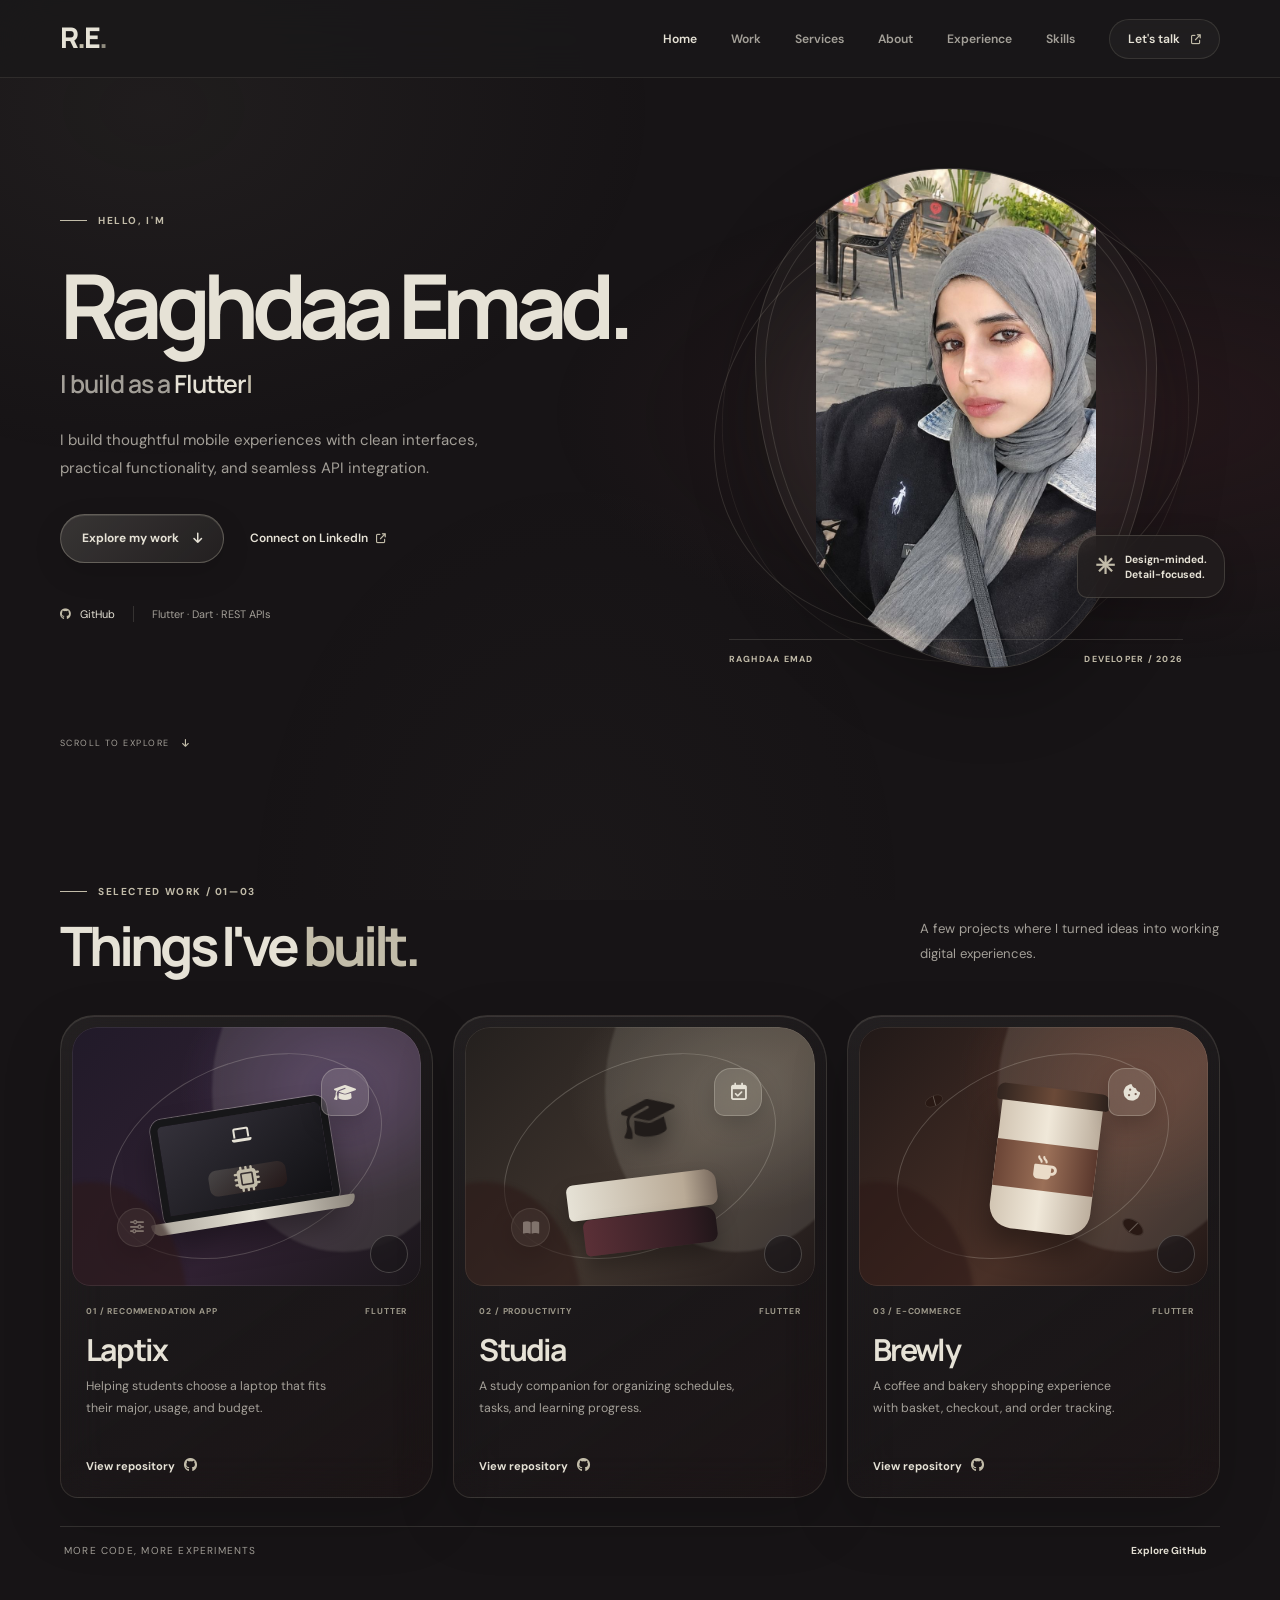
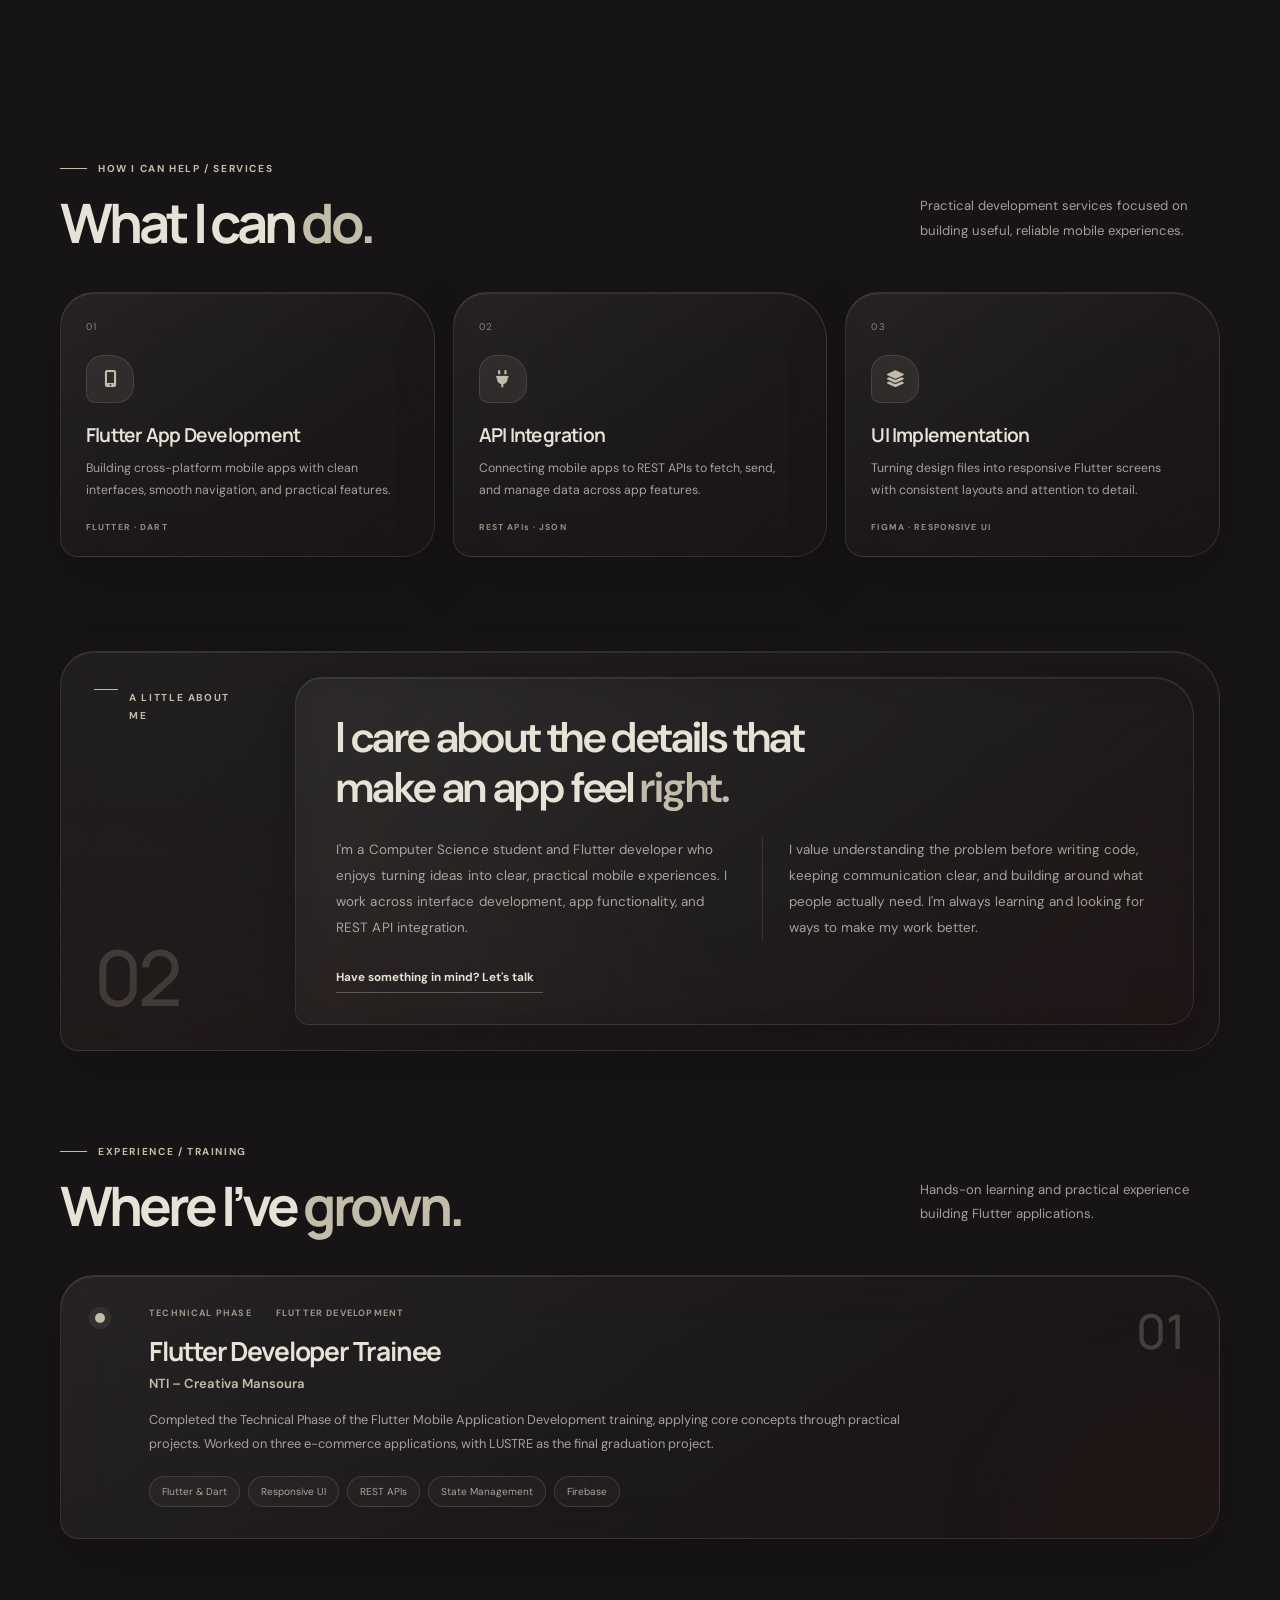
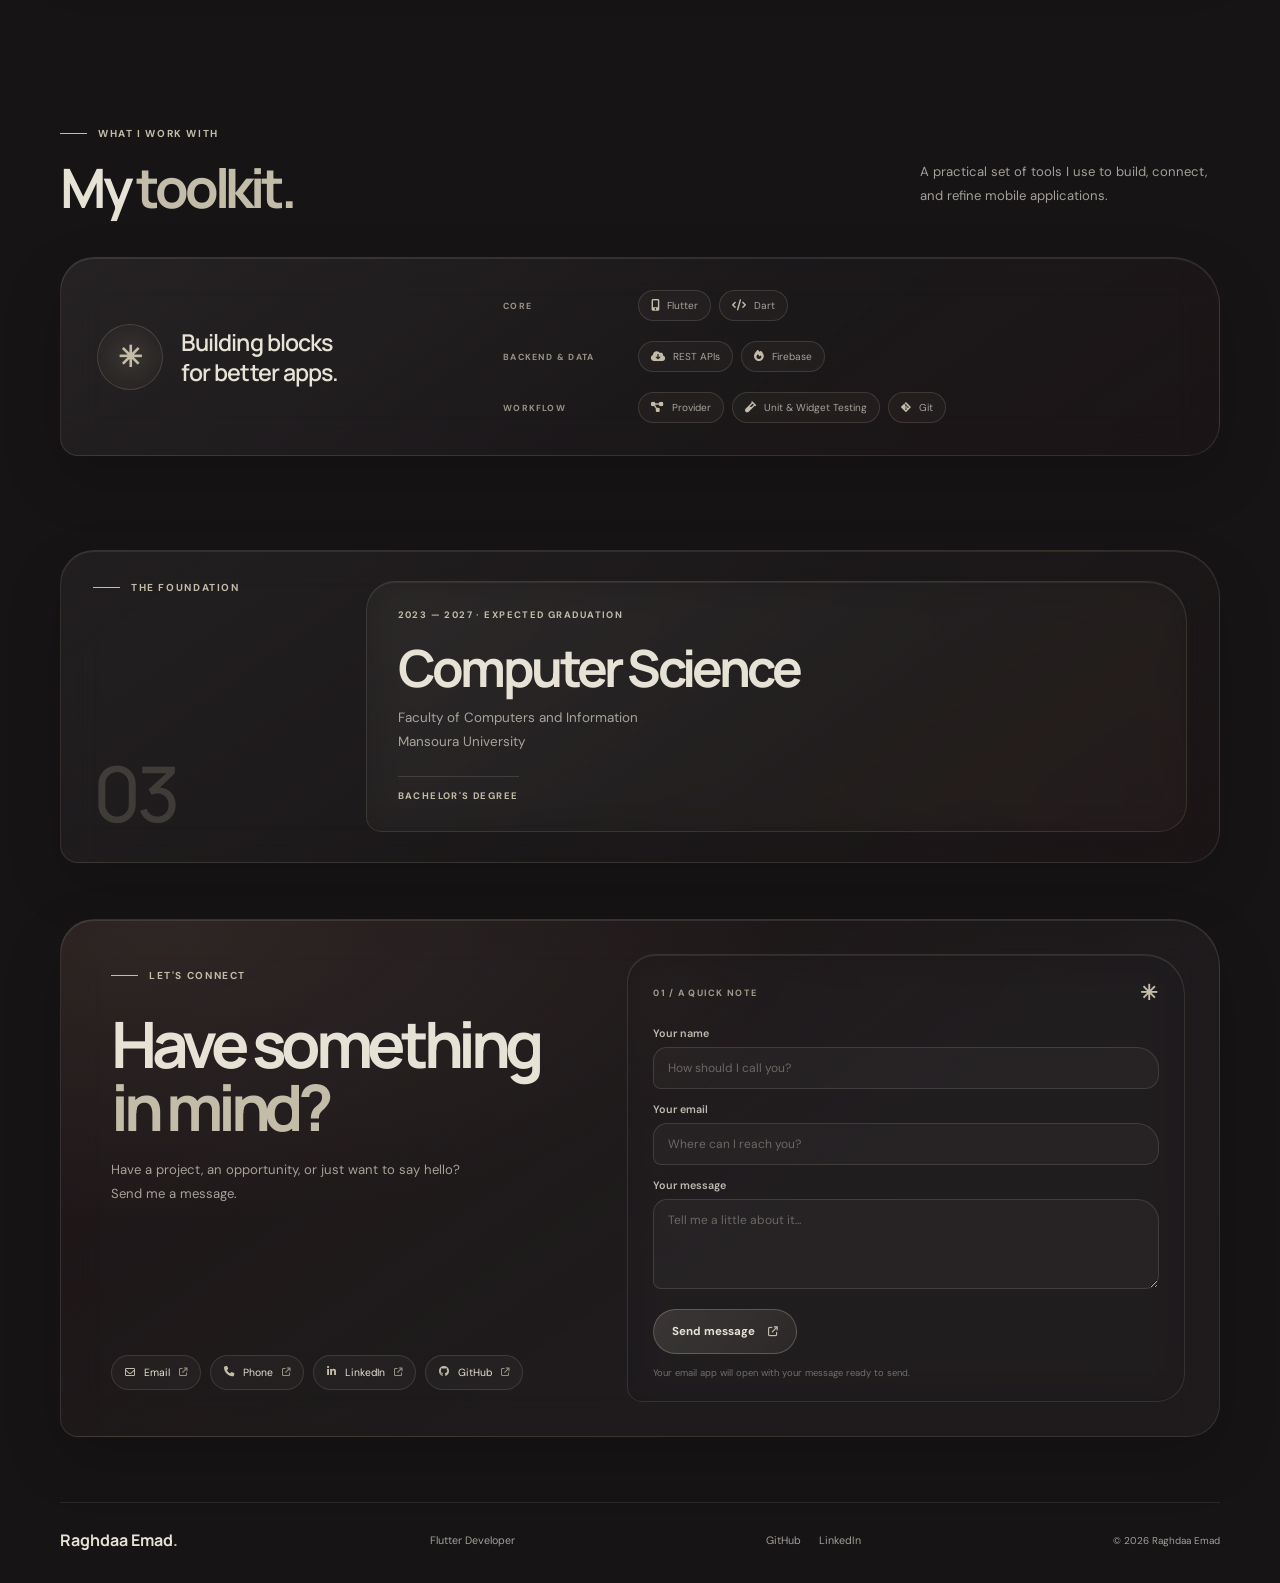
<file: index.html>
<!DOCTYPE html>
<html lang="en">
<head>
<meta charset="UTF-8">
<meta name="viewport" content="width=device-width, initial-scale=1.0">
<meta name="description" content="Raghdaa Emad — Flutter Developer building thoughtful, user-friendly mobile applications.">
<title>Raghdaa Emad — Flutter Developer</title>
<link rel="preconnect" href="https://fonts.googleapis.com">
<link rel="preconnect" href="https://fonts.gstatic.com" crossorigin>
<link href="https://fonts.googleapis.com/css2?family=DM+Sans:wght@400;500;600;700&family=Manrope:wght@400;500;600;700;800&display=swap" rel="stylesheet">
<link rel="stylesheet" href="https://cdnjs.cloudflare.com/ajax/libs/font-awesome/6.7.1/css/all.min.css">
<link rel="stylesheet" href="style3.css">
</head>
<body>
<header class="site-header">
  <div class="header-inner">
    <a href="#home" class="logo" aria-label="Raghdaa Emad home">R<span>.</span>E<span>.</span></a>
    <button class="menu-toggle" id="menu-toggle" type="button" aria-label="Open navigation menu" aria-expanded="false" aria-controls="main-navigation"><span></span><span></span><span></span></button>
    <nav class="navigation" id="main-navigation" aria-label="Main navigation">
      <a href="#home" class="active">Home</a><a href="#work">Work</a><a href="#services">Services</a><a href="#about">About</a><a href="#experience">Experience</a><a href="#skills">Skills</a><a href="#contact" class="nav-contact">Let's talk <i class="fa-solid fa-arrow-up-right-from-square"></i></a>
    </nav>
  </div>
</header>
<main>
<section class="hero section-wrap" id="home">
  <div class="hero-copy">
    <p class="eyebrow"><span class="eyebrow-line"></span> HELLO, I'M</p>
    <h1 class="hero-name">Raghdaa Emad<span class="hero-name-period">.</span></h1>
    <p class="hero-role">I build as a <span class="role-rotator" aria-live="polite">Flutter Developer</span><span class="role-caret">|</span></p>
    <p class="hero-description">I build thoughtful mobile experiences with clean interfaces, practical functionality, and seamless API integration.</p>
    <div class="hero-actions"><a href="#work" class="button button-primary">Explore my work <i class="fa-solid fa-arrow-down"></i></a><a href="https://www.linkedin.com/in/رغْداءّ-عماد-012b31326" class="hero-link" target="_blank" rel="noopener noreferrer">Connect on LinkedIn <i class="fa-solid fa-arrow-up-right-from-square"></i></a></div>
    <div class="hero-meta"><span><i class="fa-brands fa-github"></i> <a href="https://github.com/raghdaaaaa" target="_blank" rel="noopener noreferrer">GitHub</a></span><span class="meta-divider"></span><span>Flutter · Dart · REST APIs</span></div>
  </div>
  <div class="hero-visual">
    <div class="portrait-frame"><img src="my.png" alt="Portrait of Raghdaa Emad"></div>
    <div class="portrait-caption"><span>RAGHDAA EMAD</span><span>DEVELOPER / 2026</span></div>
    <span class="hero-orbit orbit-one"></span><span class="hero-orbit orbit-two"></span>
    <div class="visual-note"><span class="note-mark">✳</span><span>Design-minded.<br>Detail-focused.</span></div>
  </div>
  <a class="scroll-cue" href="#work"><span>SCROLL TO EXPLORE</span><i class="fa-solid fa-arrow-down"></i></a>
</section>

<section class="work-section section-wrap" id="work">
  <div class="section-heading">
    <div><p class="eyebrow"><span class="eyebrow-line"></span> SELECTED WORK / 01—03</p><h2>Things I've <em>built.</em></h2></div>
    <p class="section-intro">A few projects where I turned ideas into working digital experiences.</p>
  </div>
  <div class="project-grid">
    <article class="project-card project-card-laptix">
      <a class="project-photo" href="https://github.com/raghdaaaaa/Laptix" target="_blank" rel="noopener noreferrer" aria-label="View Laptix on GitHub"><span class="project-art project-art-laptix" role="img" aria-label="Illustration of a laptop with a recommendation card"><span class="art-orbit"></span><span class="art-device"><i class="fa-solid fa-laptop"></i><span class="art-screen"><i class="fa-solid fa-microchip"></i></span></span><span class="art-chip art-chip-one"><i class="fa-solid fa-graduation-cap"></i></span><span class="art-chip art-chip-two"><i class="fa-solid fa-sliders"></i></span></span><span class="project-arrow"><i class="fa-solid fa-arrow-up-right"></i></span></a>
      <div class="project-info"><div class="project-topline"><span>01 / RECOMMENDATION APP</span><span>FLUTTER</span></div><h3>Laptix</h3><p>Helping students choose a laptop that fits their major, usage, and budget.</p><a class="project-visit" href="https://github.com/raghdaaaaa/Laptix" target="_blank" rel="noopener noreferrer">View repository <i class="fa-brands fa-github"></i></a></div>
    </article>
    <article class="project-card project-card-studia">
      <a class="project-photo" href="https://github.com/raghdaaaaa/Studia" target="_blank" rel="noopener noreferrer" aria-label="View Studia on GitHub"><span class="project-art project-art-studia" role="img" aria-label="Illustration of books, a graduation cap, and a study plan"><span class="art-orbit"></span><span class="art-book art-book-one"></span><span class="art-book art-book-two"></span><span class="art-cap"><i class="fa-solid fa-graduation-cap"></i></span><span class="art-chip art-chip-one"><i class="fa-regular fa-calendar-check"></i></span><span class="art-chip art-chip-two"><i class="fa-solid fa-book-open"></i></span></span><span class="project-arrow"><i class="fa-solid fa-arrow-up-right"></i></span></a>
      <div class="project-info"><div class="project-topline"><span>02 / PRODUCTIVITY</span><span>FLUTTER</span></div><h3>Studia</h3><p>A study companion for organizing schedules, tasks, and learning progress.</p><a class="project-visit" href="https://github.com/raghdaaaaa/Studia" target="_blank" rel="noopener noreferrer">View repository <i class="fa-brands fa-github"></i></a></div>
    </article>
    <article class="project-card project-card-brewly">
      <a class="project-photo" href="https://github.com/raghdaaaaa/Brewly" target="_blank" rel="noopener noreferrer" aria-label="View Brewly on GitHub"><span class="project-art project-art-brewly" role="img" aria-label="Illustration of a takeaway coffee cup and coffee beans"><span class="art-orbit"></span><span class="art-cup"><span class="art-cup-lid"></span><span class="art-cup-sleeve"><i class="fa-solid fa-mug-hot"></i></span></span><span class="art-bean art-bean-one"></span><span class="art-bean art-bean-two"></span><span class="art-chip art-chip-one"><i class="fa-solid fa-cookie-bite"></i></span></span><span class="project-arrow"><i class="fa-solid fa-arrow-up-right"></i></span></a>
      <div class="project-info"><div class="project-topline"><span>03 / E-COMMERCE</span><span>FLUTTER</span></div><h3>Brewly</h3><p>A coffee and bakery shopping experience with basket, checkout, and order tracking.</p><a class="project-visit" href="https://github.com/raghdaaaaa/Brewly" target="_blank" rel="noopener noreferrer">View repository <i class="fa-brands fa-github"></i></a></div>
    </article>
  </div>
  <div class="all-projects"><span>MORE CODE, MORE EXPERIMENTS</span><a href="https://github.com/raghdaaaaa" target="_blank" rel="noopener noreferrer">Explore GitHub <i class="fa-solid fa-arrow-up-right"></i></a></div>
</section>


<section class="services-section section-wrap" id="services">
  <div class="section-heading">
    <div><p class="eyebrow"><span class="eyebrow-line"></span> HOW I CAN HELP / SERVICES</p><h2>What I can <em>do.</em></h2></div>
    <p class="section-intro">Practical development services focused on building useful, reliable mobile experiences.</p>
  </div>
  <div class="services-grid">
    <article class="service-card">
      <span class="service-number">01</span>
      <span class="service-icon"><i class="fa-solid fa-mobile-screen-button"></i></span>
      <h3>Flutter App Development</h3>
      <p>Building cross-platform mobile apps with clean interfaces, smooth navigation, and practical features.</p>
      <span class="service-detail">FLUTTER · DART</span>
    </article>
    <article class="service-card">
      <span class="service-number">02</span>
      <span class="service-icon"><i class="fa-solid fa-plug"></i></span>
      <h3>API Integration</h3>
      <p>Connecting mobile apps to REST APIs to fetch, send, and manage data across app features.</p>
      <span class="service-detail">REST APIs · JSON</span>
    </article>
    <article class="service-card">
      <span class="service-number">03</span>
      <span class="service-icon"><i class="fa-solid fa-layer-group"></i></span>
      <h3>UI Implementation</h3>
      <p>Turning design files into responsive Flutter screens with consistent layouts and attention to detail.</p>
      <span class="service-detail">FIGMA · RESPONSIVE UI</span>
    </article>
  </div>
</section>

<section class="about-section section-wrap" id="about">
  <div class="about-label"><p class="eyebrow"><span class="eyebrow-line"></span> A LITTLE ABOUT ME</p><span class="about-big-number">02</span></div>
  <div class="about-content"><h2>I care about the details that make an app feel <em>right.</em></h2><div class="about-columns"><p>I'm a Computer Science student and Flutter developer who enjoys turning ideas into clear, practical mobile experiences. I work across interface development, app functionality, and REST API integration.</p><p>I value understanding the problem before writing code, keeping communication clear, and building around what people actually need. I'm always learning and looking for ways to make my work better.</p></div><a href="#contact" class="underlined-link">Have something in mind? Let's talk <i class="fa-solid fa-arrow-up-right"></i></a></div>
</section>

<section class="experience-section section-wrap" id="experience">
  <div class="section-heading">
    <div><p class="eyebrow"><span class="eyebrow-line"></span> EXPERIENCE / TRAINING</p><h2>Where I’ve <em>grown.</em></h2></div>
    <p class="section-intro">Hands-on learning and practical experience building Flutter applications.</p>
  </div>
  <article class="experience-card">
    <div class="experience-marker"><span></span></div>
    <div class="experience-main">
      <div class="experience-meta"><span>TECHNICAL PHASE</span><span>FLUTTER DEVELOPMENT</span></div>
      <h3>Flutter Developer Trainee</h3>
      <p class="experience-place">NTI – Creativa Mansoura</p>
      <p class="experience-description">Completed the Technical Phase of the Flutter Mobile Application Development training, applying core concepts through practical projects. Worked on three e-commerce applications, with LUSTRE as the final graduation project.</p>
      <div class="experience-tags"><span>Flutter & Dart</span><span>Responsive UI</span><span>REST APIs</span><span>State Management</span><span>Firebase</span></div>
    </div>
    <div class="experience-index">01</div>
  </article>
</section>

<section class="skills-section section-wrap" id="skills">
  <div class="section-heading skills-heading"><div><p class="eyebrow"><span class="eyebrow-line"></span> WHAT I WORK WITH</p><h2>My <em>toolkit.</em></h2></div><p class="section-intro">A practical set of tools I use to build, connect, and refine mobile applications.</p></div>
  <div class="toolkit-layout">
    <div class="toolkit-intro"><span class="toolkit-orbit">✳</span><p>Building blocks<br>for better apps.</p></div>
    <div class="toolkit-groups">
      <div class="toolkit-group"><span class="toolkit-label">CORE</span><div class="toolkit-pills"><span><i class="fa-solid fa-mobile-screen-button"></i> Flutter</span><span><i class="fa-solid fa-code"></i> Dart</span></div></div>
      <div class="toolkit-group"><span class="toolkit-label">BACKEND & DATA</span><div class="toolkit-pills"><span><i class="fa-solid fa-cloud-arrow-down"></i> REST APIs</span><span><i class="fa-solid fa-fire"></i> Firebase</span></div></div>
      <div class="toolkit-group"><span class="toolkit-label">WORKFLOW</span><div class="toolkit-pills"><span><i class="fa-solid fa-diagram-project"></i> Provider</span><span><i class="fa-solid fa-vial"></i> Unit & Widget Testing</span><span><i class="fa-brands fa-git-alt"></i> Git</span></div></div>
    </div>
  </div>
</section>

<section class="education-section section-wrap">
  <div class="education-kicker"><p class="eyebrow"><span class="eyebrow-line"></span> THE FOUNDATION</p><span class="about-big-number">03</span></div>
  <div class="education-content"><p class="education-date">2023 — 2027 · EXPECTED GRADUATION</p><h2>Computer Science</h2><p>Faculty of Computers and Information<br>Mansoura University</p><span class="education-degree">BACHELOR'S DEGREE</span></div>
</section>

<section class="contact-section section-wrap" id="contact">
  <div class="contact-intro">
    <p class="eyebrow"><span class="eyebrow-line"></span> LET'S CONNECT</p>
    <h2>Have something<br><em>in mind?</em></h2>
    <p class="contact-description">Have a project, an opportunity, or just want to say hello? Send me a message.</p>
    <div class="contact-quick-links" aria-label="Quick contact links">
      <a href="mailto:ra4hdaa@gmail.com" aria-label="Email Raghdaa"><i class="fa-regular fa-envelope"></i><span>Email</span><i class="fa-solid fa-arrow-up-right-from-square"></i></a>
      <a href="tel:+201146972964" aria-label="Call Raghdaa"><i class="fa-solid fa-phone"></i><span>Phone</span><i class="fa-solid fa-arrow-up-right-from-square"></i></a>
      <a href="https://www.linkedin.com/in/رغْداءّ-عماد-012b31326" target="_blank" rel="noopener noreferrer" aria-label="Open LinkedIn"><i class="fa-brands fa-linkedin-in"></i><span>LinkedIn</span><i class="fa-solid fa-arrow-up-right-from-square"></i></a>
      <a href="https://github.com/raghdaaaaa" target="_blank" rel="noopener noreferrer" aria-label="Open GitHub"><i class="fa-brands fa-github"></i><span>GitHub</span><i class="fa-solid fa-arrow-up-right-from-square"></i></a>
    </div>
  </div>
  <form class="contact-form" id="contact-form">
    <div class="form-heading"><span>01 / A QUICK NOTE</span><span class="form-spark">✳</span></div>
    <label for="contact-name">Your name</label>
    <input id="contact-name" name="name" type="text" placeholder="How should I call you?" autocomplete="name" required>
    <label for="contact-email">Your email</label>
    <input id="contact-email" name="email" type="email" placeholder="Where can I reach you?" autocomplete="email" required>
    <label for="contact-message">Your message</label>
    <textarea id="contact-message" name="message" rows="4" placeholder="Tell me a little about it..." required></textarea>
    <button class="contact-submit" type="submit">Send message <i class="fa-solid fa-arrow-up-right-from-square"></i></button>
    <p class="form-note">Your email app will open with your message ready to send.</p>
  </form>
</section>
</main>
<footer class="footer"><a href="#home" class="footer-brand">Raghdaa Emad<span>.</span></a><span>Flutter Developer</span><div class="footer-links"><a href="https://github.com/raghdaaaaa" target="_blank" rel="noopener noreferrer">GitHub</a><a href="https://www.linkedin.com/in/رغْداءّ-عماد-012b31326" target="_blank" rel="noopener noreferrer">LinkedIn</a></div><p>© <span id="copyright-year"></span> Raghdaa Emad</p></footer>
<script src="srp.js"></script>
</body>
</html>
</file>
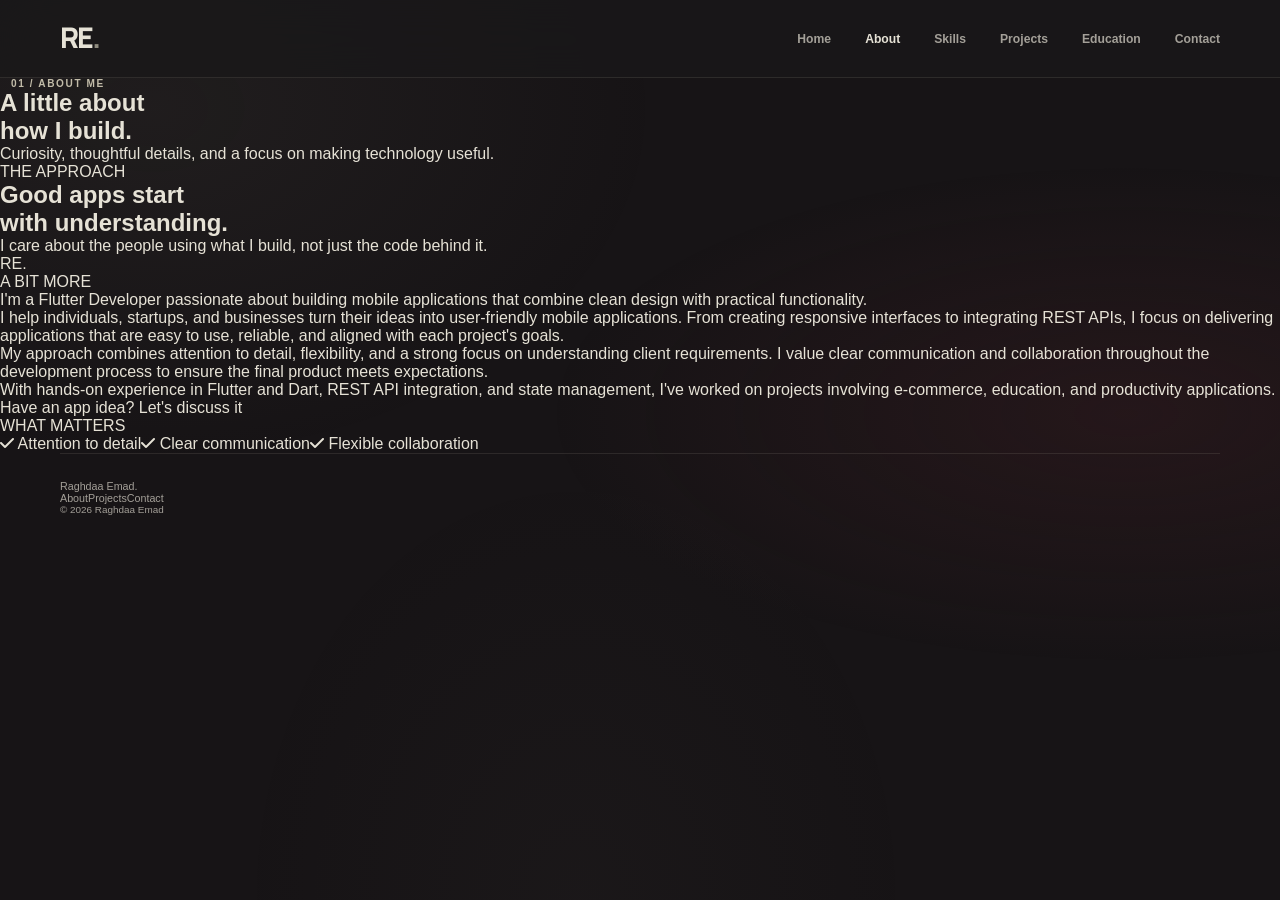
<file: about.html>
<!DOCTYPE html>
<html lang="en"><head><meta charset="UTF-8"><meta name="viewport" content="width=device-width, initial-scale=1.0"><meta name="description" content="Learn more about Raghdaa Emad and her approach to Flutter development."><title>About | Raghdaa Emad</title>
<link rel="preconnect" href="https://fonts.googleapis.com"><link rel="preconnect" href="https://fonts.gstatic.com" crossorigin><link href="https://fonts.googleapis.com/css2?family=Manrope:wght@400;500;600;700;800&display=swap" rel="stylesheet"><link rel="stylesheet" href="https://cdnjs.cloudflare.com/ajax/libs/font-awesome/6.7.1/css/all.min.css"><link rel="stylesheet" href="style3.css"></head><body>
<header class="site-header"><div class="header-inner"><a href="index.html" class="logo">RE<span>.</span></a><button class="menu-toggle" id="menu-toggle" type="button" aria-label="Open navigation menu" aria-expanded="false" aria-controls="main-navigation"><span></span><span></span><span></span></button><nav class="navigation" id="main-navigation" aria-label="Main navigation"><a href="index.html">Home</a><a href="about.html" class="active" aria-current="page">About</a><a href="skills.html">Skills</a><a href="projects.html">Projects</a><a href="education.html">Education</a><a href="contact.html">Contact</a></nav></div></header>
<main class="inner-main"><section class="page-intro"><p class="eyebrow"><span class="status-dot"></span> 01 / ABOUT ME</p><h1>A little about<br><span>how I build.</span></h1><p>Curiosity, thoughtful details, and a focus on making technology useful.</p></section>
<section class="about-bento content-grid"><article class="bento about-highlight"><span class="card-index">THE APPROACH</span><h2>Good apps start<br>with <span>understanding.</span></h2><p class="about-highlight-note">I care about the people using what I build, not just the code behind it.</p><div class="about-monogram">RE<span>.</span></div></article>
<article class="bento about-copy"><span class="card-index">A BIT MORE</span><p class="about-lead">I'm a Flutter Developer passionate about building mobile applications that combine clean design with practical functionality.</p><p>I help individuals, startups, and businesses turn their ideas into user-friendly mobile applications. From creating responsive interfaces to integrating REST APIs, I focus on delivering applications that are easy to use, reliable, and aligned with each project's goals.</p><p>My approach combines attention to detail, flexibility, and a strong focus on understanding client requirements. I value clear communication and collaboration throughout the development process to ensure the final product meets expectations.</p><p>With hands-on experience in Flutter and Dart, REST API integration, and state management, I've worked on projects involving e-commerce, education, and productivity applications.</p><a href="contact.html" class="card-link">Have an app idea? Let's discuss it <i class="fa-solid fa-arrow-up-right"></i></a></article>
<article class="bento about-bottom"><span class="card-index">WHAT MATTERS</span><div class="values-list"><span><i class="fa-solid fa-check"></i> Attention to detail</span><span><i class="fa-solid fa-check"></i> Clear communication</span><span><i class="fa-solid fa-check"></i> Flexible collaboration</span></div></article></section></main>
<footer class="footer"><div class="footer-inner"><a href="index.html" class="footer-name">Raghdaa Emad<span>.</span></a><nav class="footer-nav"><a href="about.html">About</a><a href="projects.html">Projects</a><a href="contact.html">Contact</a></nav><p>© <span id="copyright-year"></span> Raghdaa Emad</p></div></footer><script src="srp.js"></script></body></html>
</file>
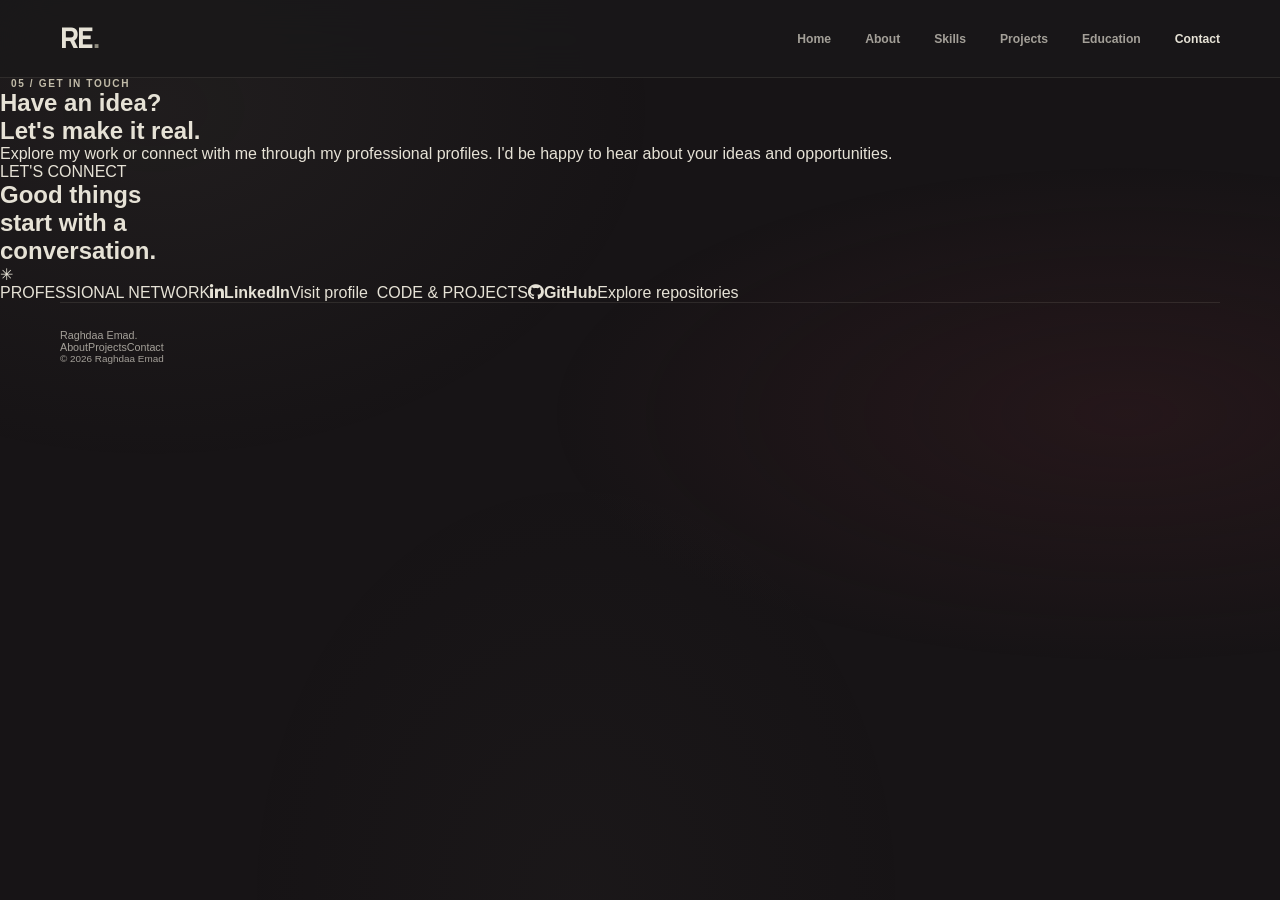
<file: contact.html>
<!DOCTYPE html>
<html lang="en"><head><meta charset="UTF-8"><meta name="viewport" content="width=device-width, initial-scale=1.0"><meta name="description" content="Connect with Raghdaa Emad on LinkedIn and GitHub."><title>Contact | Raghdaa Emad</title>
<link rel="preconnect" href="https://fonts.googleapis.com"><link rel="preconnect" href="https://fonts.gstatic.com" crossorigin><link href="https://fonts.googleapis.com/css2?family=Manrope:wght@400;500;600;700;800&display=swap" rel="stylesheet"><link rel="stylesheet" href="https://cdnjs.cloudflare.com/ajax/libs/font-awesome/6.7.1/css/all.min.css"><link rel="stylesheet" href="style3.css"></head><body>
<header class="site-header"><div class="header-inner"><a href="index.html" class="logo">RE<span>.</span></a><button class="menu-toggle" id="menu-toggle" type="button" aria-label="Open navigation menu" aria-expanded="false" aria-controls="main-navigation"><span></span><span></span><span></span></button><nav class="navigation" id="main-navigation" aria-label="Main navigation"><a href="index.html">Home</a><a href="about.html">About</a><a href="skills.html">Skills</a><a href="projects.html">Projects</a><a href="education.html">Education</a><a href="contact.html" class="active" aria-current="page">Contact</a></nav></div></header>
<main class="inner-main"><section class="page-intro"><p class="eyebrow"><span class="status-dot"></span> 05 / GET IN TOUCH</p><h1>Have an idea?<br><span>Let's make it real.</span></h1><p>Explore my work or connect with me through my professional profiles. I'd be happy to hear about your ideas and opportunities.</p></section>
<section class="contact-bento content-grid"><article class="bento contact-main"><span class="card-index">LET'S CONNECT</span><h2>Good things<br>start with a<br><span>conversation.</span></h2><div class="contact-spark-large">✳</div></article>
<a class="bento contact-link-card" href="https://www.linkedin.com/in/رغْداءّ-عماد-012b31326" target="_blank" rel="noopener noreferrer"><span class="card-index">PROFESSIONAL NETWORK</span><i class="fa-brands fa-linkedin-in"></i><strong>LinkedIn</strong><span class="card-link">Visit profile <i class="fa-solid fa-arrow-up-right"></i></span></a>
<a class="bento contact-link-card" href="https://github.com/raghdaaaaa" target="_blank" rel="noopener noreferrer"><span class="card-index">CODE &amp; PROJECTS</span><i class="fa-brands fa-github"></i><strong>GitHub</strong><span class="card-link">Explore repositories <i class="fa-solid fa-arrow-up-right"></i></span></a></section></main>
<footer class="footer"><div class="footer-inner"><a href="index.html" class="footer-name">Raghdaa Emad<span>.</span></a><nav class="footer-nav"><a href="about.html">About</a><a href="projects.html">Projects</a><a href="contact.html">Contact</a></nav><p>© <span id="copyright-year"></span> Raghdaa Emad</p></div></footer><script src="srp.js"></script></body></html>
</file>
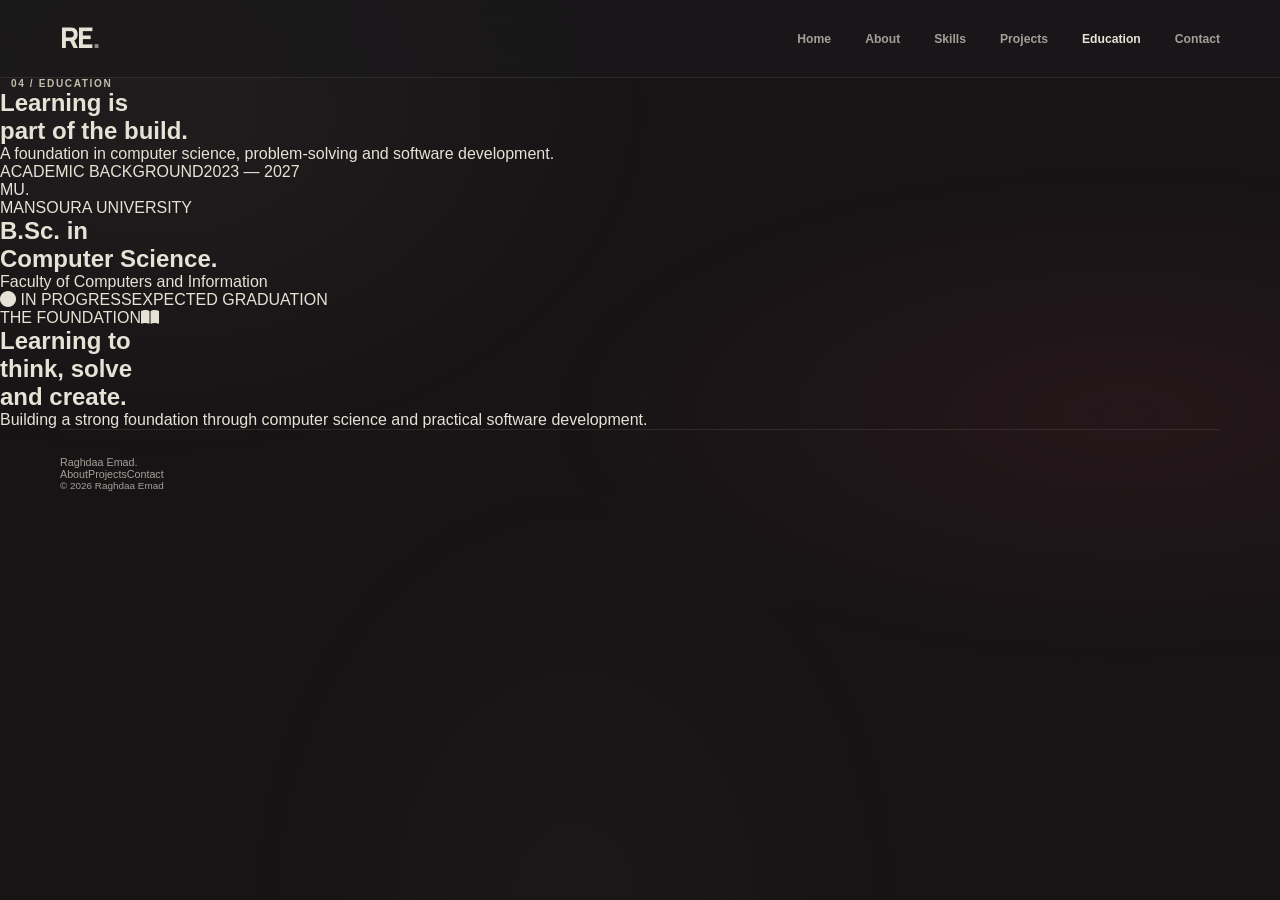
<file: education.html>
<!DOCTYPE html>
<html lang="en"><head><meta charset="UTF-8"><meta name="viewport" content="width=device-width, initial-scale=1.0"><meta name="description" content="Computer Science degree at the Faculty of Computers and Information, Mansoura University."><title>Education | Raghdaa Emad</title>
<link rel="preconnect" href="https://fonts.googleapis.com"><link rel="preconnect" href="https://fonts.gstatic.com" crossorigin><link href="https://fonts.googleapis.com/css2?family=Manrope:wght@400;500;600;700;800&display=swap" rel="stylesheet"><link rel="stylesheet" href="https://cdnjs.cloudflare.com/ajax/libs/font-awesome/6.7.1/css/all.min.css"><link rel="stylesheet" href="style3.css"></head><body>
<header class="site-header"><div class="header-inner"><a href="index.html" class="logo">RE<span>.</span></a><button class="menu-toggle" id="menu-toggle" type="button" aria-label="Open navigation menu" aria-expanded="false" aria-controls="main-navigation"><span></span><span></span><span></span></button><nav class="navigation" id="main-navigation" aria-label="Main navigation"><a href="index.html">Home</a><a href="about.html">About</a><a href="skills.html">Skills</a><a href="projects.html">Projects</a><a href="education.html" class="active" aria-current="page">Education</a><a href="contact.html">Contact</a></nav></div></header>
<main class="inner-main"><section class="page-intro"><p class="eyebrow"><span class="status-dot"></span> 04 / EDUCATION</p><h1>Learning is<br><span>part of the build.</span></h1><p>A foundation in computer science, problem-solving and software development.</p></section>
<section class="education-bento content-grid"><article class="bento education-card-main"><div class="education-card-head"><span class="card-index">ACADEMIC BACKGROUND</span><span class="education-years">2023 — 2027</span></div><div class="university-mark">MU<span>.</span></div><p class="university-name">MANSOURA UNIVERSITY</p><h2>B.Sc. in<br><span>Computer Science.</span></h2><p class="faculty-name">Faculty of Computers and Information</p><div class="education-card-foot"><span><i class="fa-solid fa-circle"></i> IN PROGRESS</span><span>EXPECTED GRADUATION</span></div></article>
<article class="bento education-side"><span class="card-index">THE FOUNDATION</span><i class="fa-solid fa-book-open"></i><h2>Learning to<br>think, solve<br>and create.</h2><p>Building a strong foundation through computer science and practical software development.</p></article></section></main>
<footer class="footer"><div class="footer-inner"><a href="index.html" class="footer-name">Raghdaa Emad<span>.</span></a><nav class="footer-nav"><a href="about.html">About</a><a href="projects.html">Projects</a><a href="contact.html">Contact</a></nav><p>© <span id="copyright-year"></span> Raghdaa Emad</p></div></footer><script src="srp.js"></script></body></html>
</file>
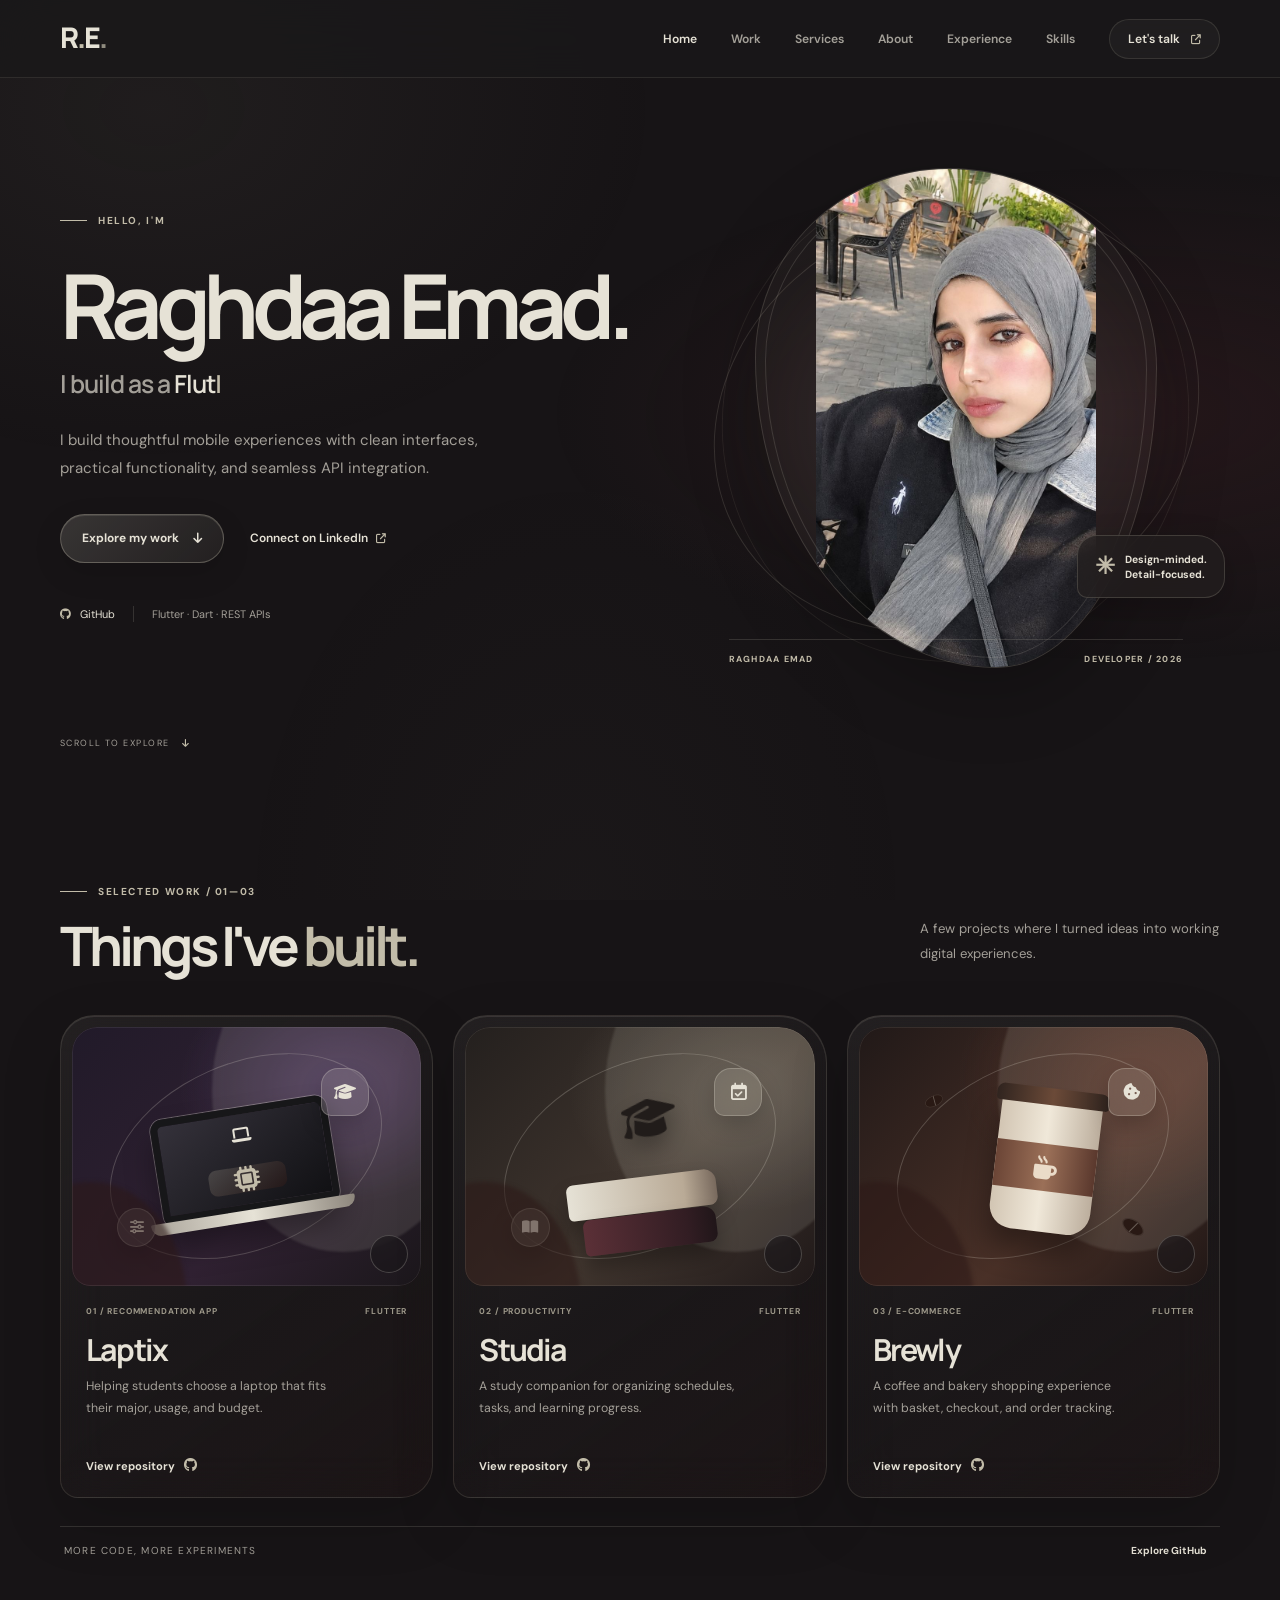
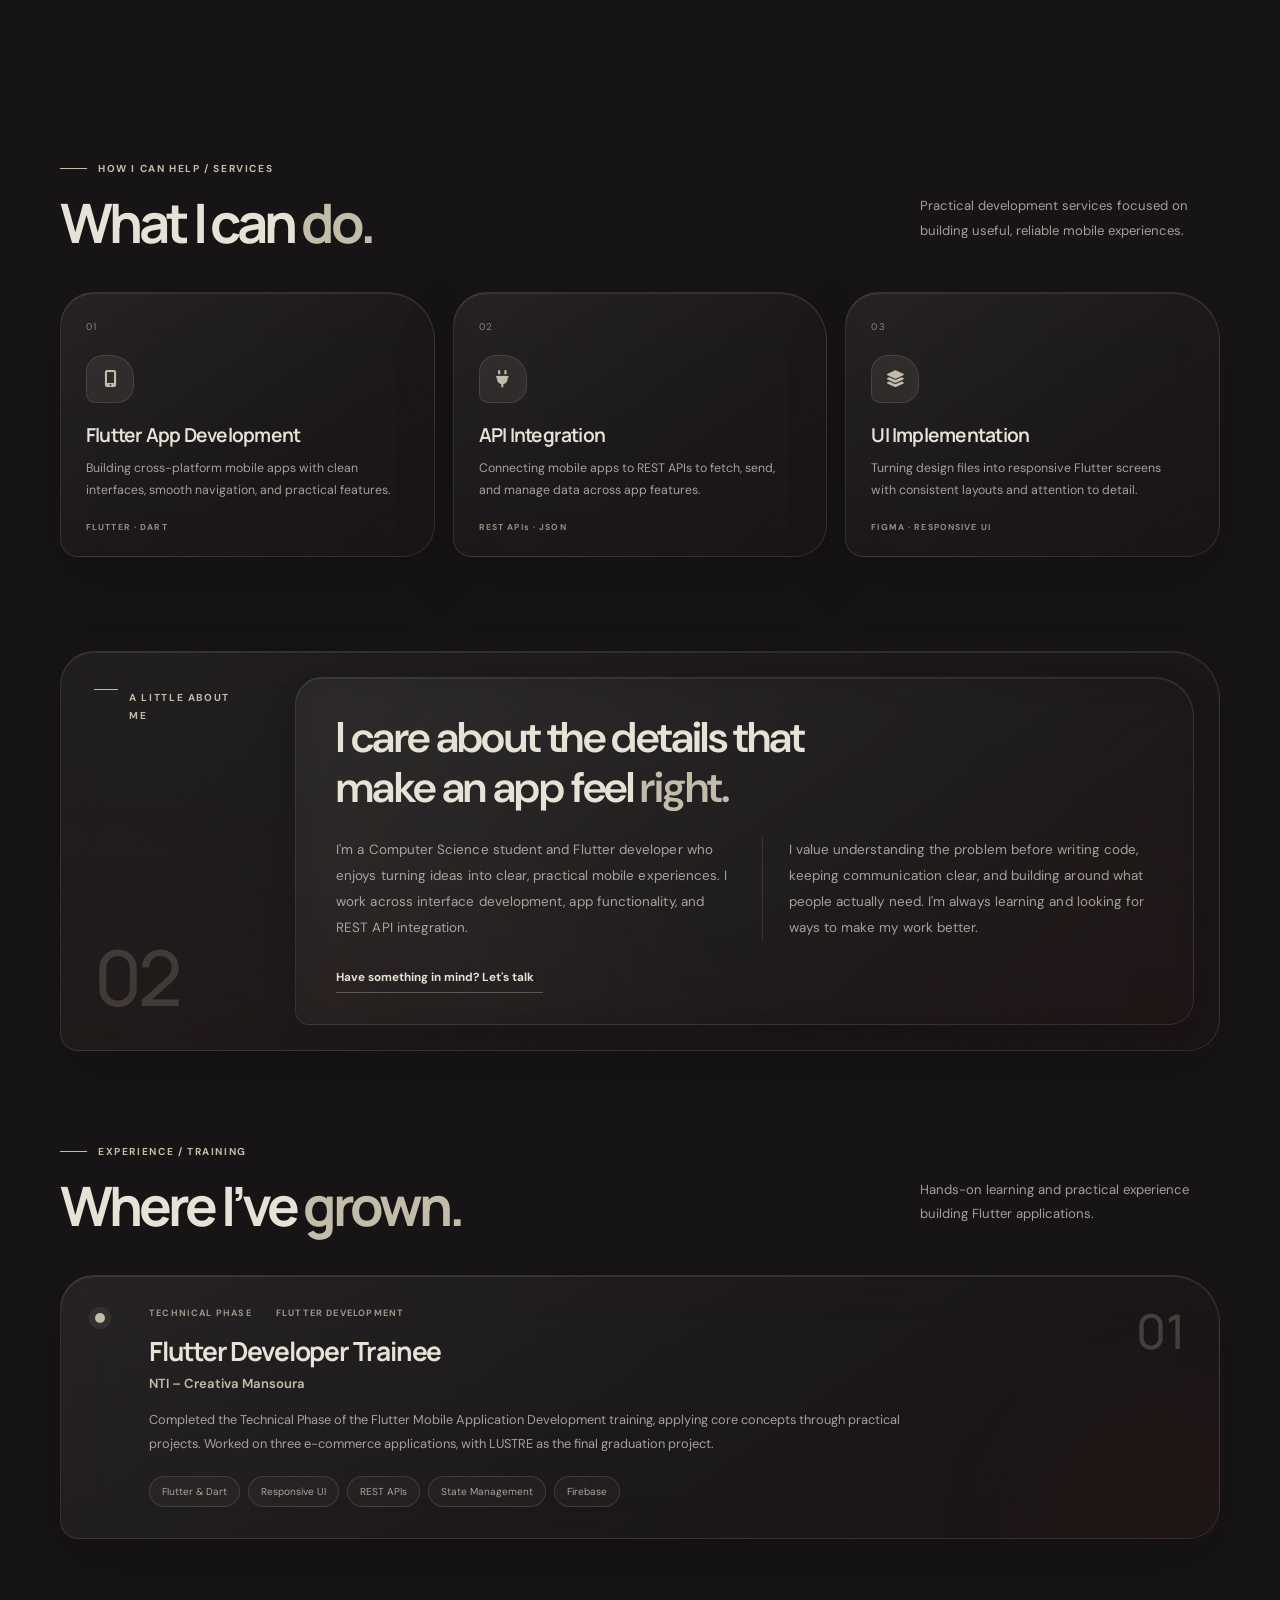
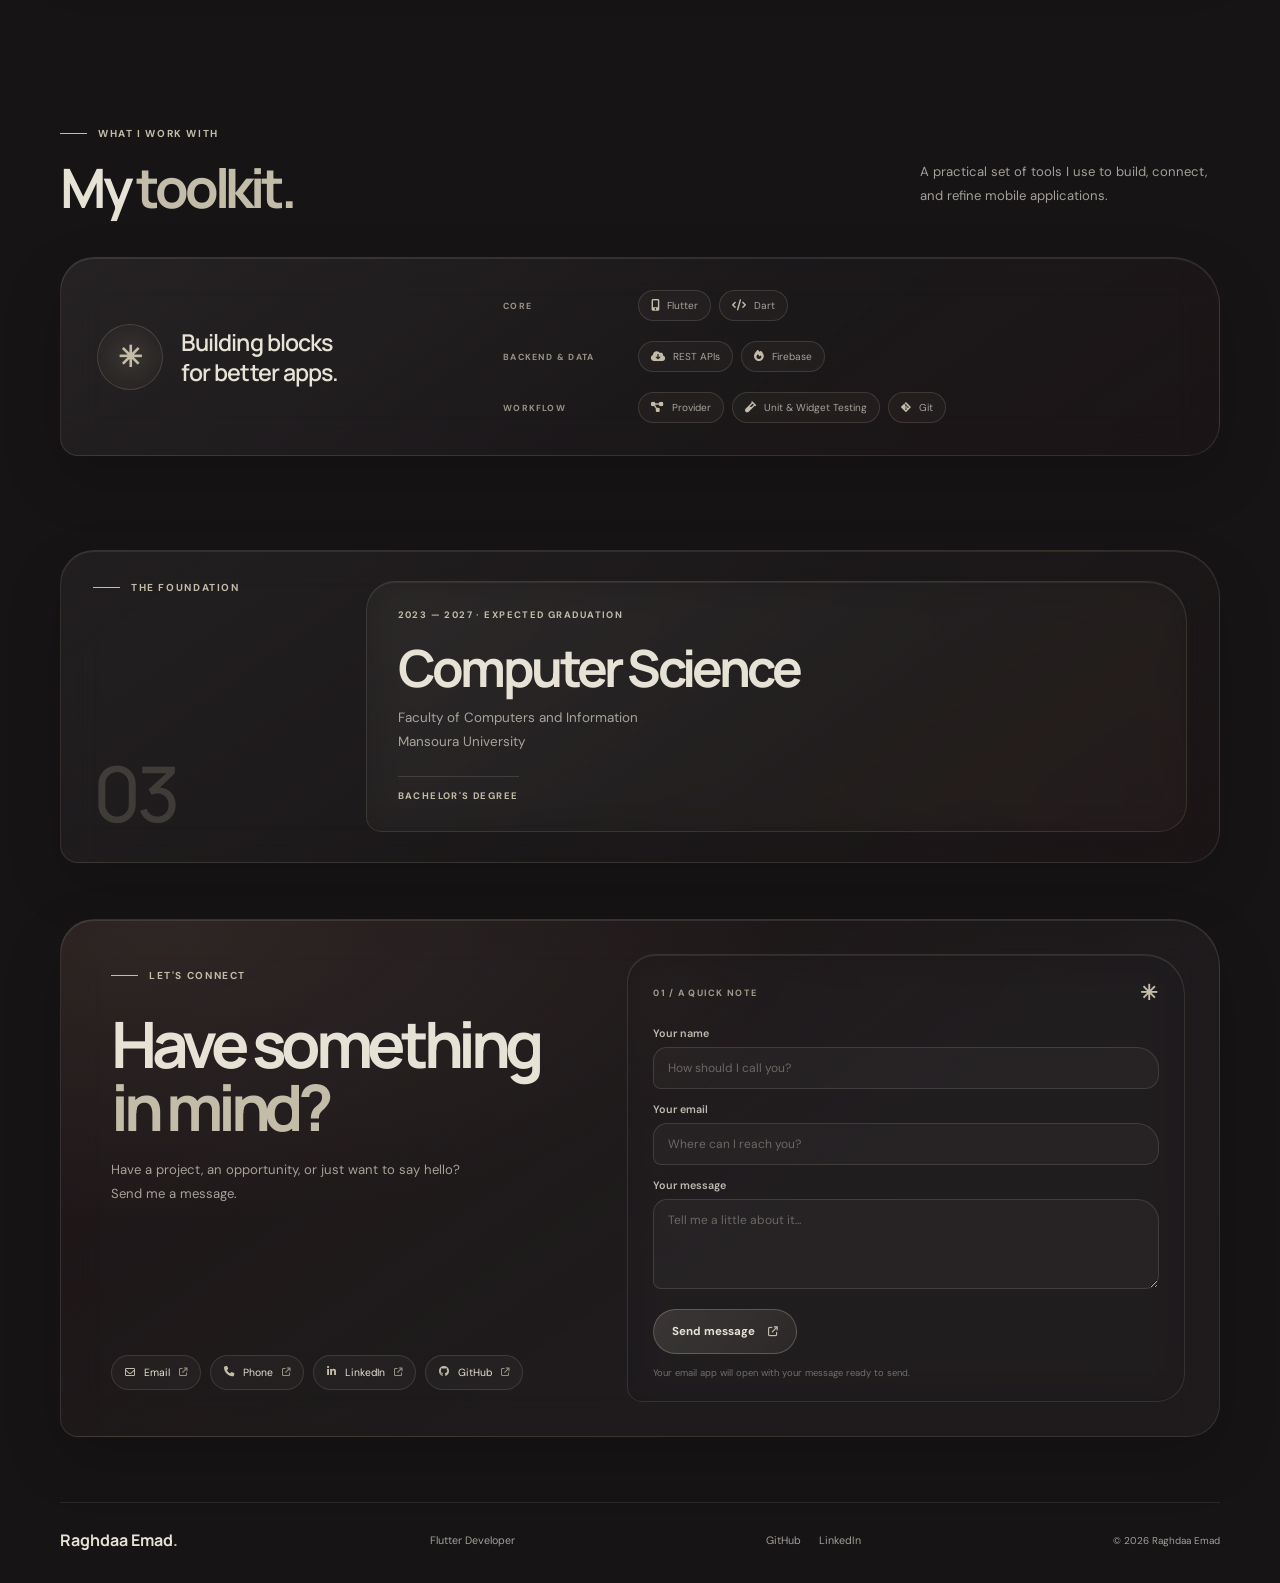
<file: porf.html>
<!DOCTYPE html><html lang="en"><head><meta charset="UTF-8"><meta name="viewport" content="width=device-width,initial-scale=1.0"><meta http-equiv="refresh" content="0; url=index.html"><link rel="canonical" href="index.html"><title>Raghdaa Emad | Portfolio</title></head><body><p>This portfolio has moved to <a href="index.html">the new home page</a>.</p><script>window.location.replace("index.html");</script></body></html>
</file>
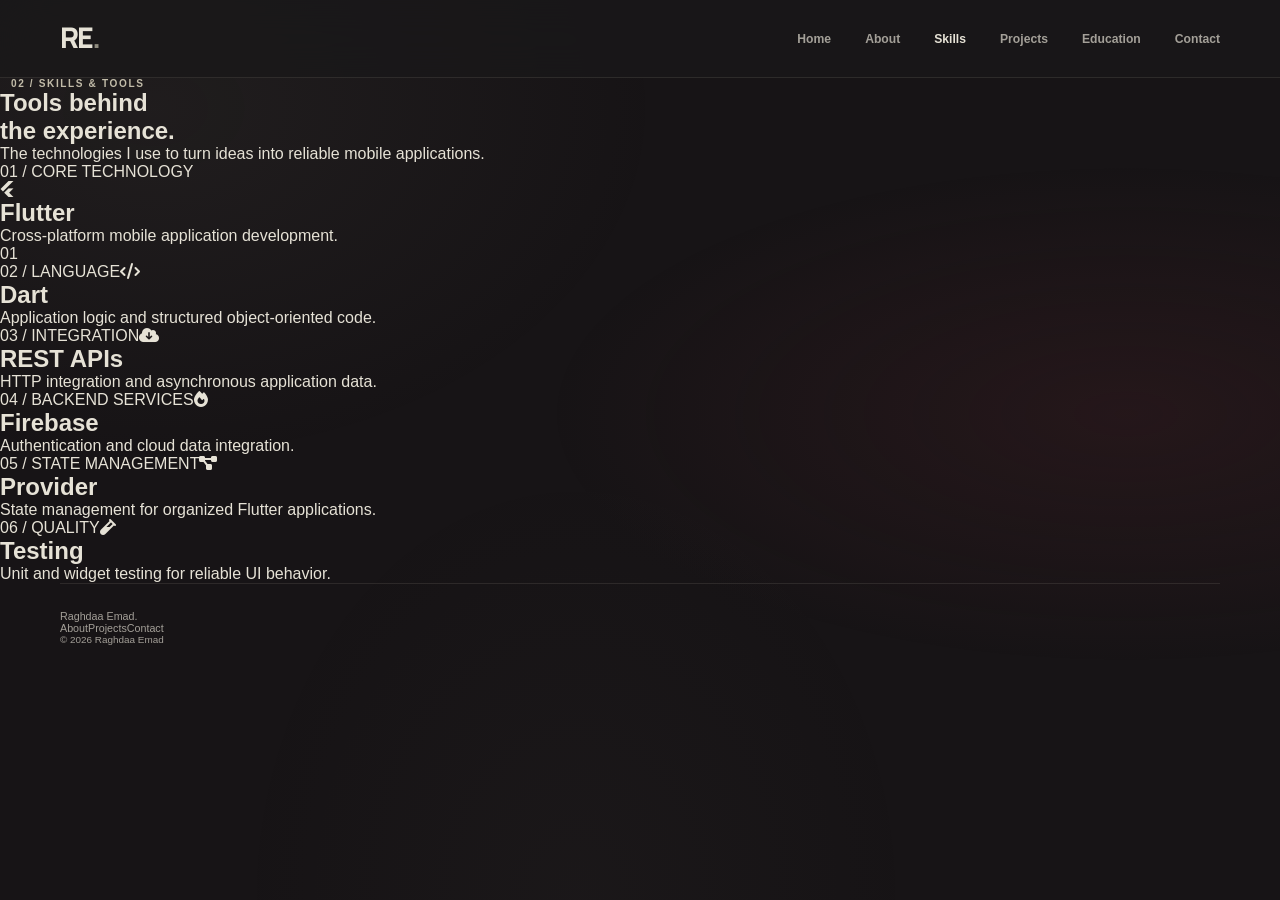
<file: skills.html>
<!DOCTYPE html>
<html lang="en"><head><meta charset="UTF-8"><meta name="viewport" content="width=device-width, initial-scale=1.0"><meta name="description" content="Flutter, Dart, REST APIs, Firebase, Provider and testing skills."><title>Skills | Raghdaa Emad</title>
<link rel="preconnect" href="https://fonts.googleapis.com"><link rel="preconnect" href="https://fonts.gstatic.com" crossorigin><link href="https://fonts.googleapis.com/css2?family=Manrope:wght@400;500;600;700;800&display=swap" rel="stylesheet"><link rel="stylesheet" href="https://cdnjs.cloudflare.com/ajax/libs/font-awesome/6.7.1/css/all.min.css"><link rel="stylesheet" href="style3.css"></head><body>
<header class="site-header"><div class="header-inner"><a href="index.html" class="logo">RE<span>.</span></a><button class="menu-toggle" id="menu-toggle" type="button" aria-label="Open navigation menu" aria-expanded="false" aria-controls="main-navigation"><span></span><span></span><span></span></button><nav class="navigation" id="main-navigation" aria-label="Main navigation"><a href="index.html">Home</a><a href="about.html">About</a><a href="skills.html" class="active" aria-current="page">Skills</a><a href="projects.html">Projects</a><a href="education.html">Education</a><a href="contact.html">Contact</a></nav></div></header>
<main class="inner-main"><section class="page-intro"><p class="eyebrow"><span class="status-dot"></span> 02 / SKILLS &amp; TOOLS</p><h1>Tools behind<br><span>the experience.</span></h1><p>The technologies I use to turn ideas into reliable mobile applications.</p></section>
<section class="skills-bento content-grid">
<article class="bento skill-main"><span class="card-index">01 / CORE TECHNOLOGY</span><div class="skill-main-icon"><i class="fa-brands fa-flutter"></i></div><h2>Flutter</h2><p>Cross-platform mobile application development.</p><span class="skill-watermark">01</span></article>
<article class="bento skill-tile"><span class="card-index">02 / LANGUAGE</span><i class="fa-solid fa-code"></i><h2>Dart</h2><p>Application logic and structured object-oriented code.</p></article>
<article class="bento skill-tile"><span class="card-index">03 / INTEGRATION</span><i class="fa-solid fa-cloud-arrow-down"></i><h2>REST APIs</h2><p>HTTP integration and asynchronous application data.</p></article>
<article class="bento skill-tile"><span class="card-index">04 / BACKEND SERVICES</span><i class="fa-solid fa-fire"></i><h2>Firebase</h2><p>Authentication and cloud data integration.</p></article>
<article class="bento skill-tile"><span class="card-index">05 / STATE MANAGEMENT</span><i class="fa-solid fa-diagram-project"></i><h2>Provider</h2><p>State management for organized Flutter applications.</p></article>
<article class="bento skill-tile skill-wide"><span class="card-index">06 / QUALITY</span><i class="fa-solid fa-vial"></i><h2>Testing</h2><p>Unit and widget testing for reliable UI behavior.</p></article>
</section></main>
<footer class="footer"><div class="footer-inner"><a href="index.html" class="footer-name">Raghdaa Emad<span>.</span></a><nav class="footer-nav"><a href="about.html">About</a><a href="projects.html">Projects</a><a href="contact.html">Contact</a></nav><p>© <span id="copyright-year"></span> Raghdaa Emad</p></div></footer><script src="srp.js"></script></body></html>
</file>
<file: style3.css>
:root{
  --cream:#E6E2D6;
  --taupe:#C2BCA9;
  --wine:#2C1917;
  --ink:#1A181A;
  --muted:rgba(230,226,214,.68);
  --line:rgba(194,188,169,.18);
  --glass:rgba(230,226,214,.045);
  --glass-strong:rgba(230,226,214,.075);
  --glass-edge:rgba(230,226,214,.13);
  --curve:34px 48px 32px 18px;
  --page:1160px;
}
*{box-sizing:border-box;margin:0;padding:0}
html{scroll-behavior:smooth;scroll-padding-top:100px}
body{min-width:320px;background:var(--ink);color:var(--cream);font-family:"DM Sans",sans-serif;-webkit-font-smoothing:antialiased;overflow-x:hidden}
body:before{content:"";position:fixed;inset:0;z-index:-1;pointer-events:none;background:radial-gradient(ellipse at 12% 12%,rgba(194,188,169,.075),transparent 32%),radial-gradient(ellipse at 88% 46%,rgba(44,25,23,.42),transparent 36%),radial-gradient(ellipse at 45% 100%,rgba(194,188,169,.035),transparent 35%)}
a{color:inherit;text-decoration:none}
img{display:block;max-width:100%}
button,input,textarea{font:inherit}
button,a{-webkit-tap-highlight-color:transparent}
.section-wrap{width:min(var(--page),calc(100% - 72px));margin-inline:auto}
.site-header{height:78px;position:sticky;top:0;z-index:100;background:rgba(26,24,26,.76);backdrop-filter:blur(22px);-webkit-backdrop-filter:blur(22px);border-bottom:1px solid rgba(194,188,169,.12)}
.header-inner{width:min(var(--page),calc(100% - 72px));height:100%;margin:auto;display:flex;align-items:center;justify-content:space-between}
.logo{font:800 2rem/1 "Manrope",sans-serif;letter-spacing:-.1em}
.logo span,.footer-brand span{color:var(--taupe)}
.navigation{display:flex;align-items:center;gap:34px}
.navigation a{font-size:.76rem;color:var(--muted);font-weight:600;transition:color .25s}
.navigation a:hover,.navigation a.active{color:var(--cream)}
.navigation .nav-contact{color:var(--cream);padding:11px 18px;border:1px solid var(--glass-edge);border-radius:999px;background:rgba(230,226,214,.035)}
.navigation .nav-contact i{font-size:.65rem;margin-left:8px;color:var(--taupe)}
.menu-toggle{display:none;background:var(--glass);border:1px solid var(--glass-edge);border-radius:50%;width:43px;height:43px;padding:10px}
.menu-toggle span{display:block;height:1.5px;background:var(--cream);margin:5px 0}
.eyebrow{display:flex;align-items:center;gap:11px;font-size:.63rem;font-weight:700;letter-spacing:.16em;color:var(--taupe)}
.eyebrow-line{width:27px;height:1px;background:var(--taupe);display:inline-block}
.hero{min-height:690px;padding:90px 0 112px;display:grid;grid-template-columns:1.05fr .95fr;align-items:center;position:relative;gap:48px}
.hero-copy{position:relative;z-index:2}
.hero h1,.section-heading h2,.about-content h2,.contact-intro h2{font:700 clamp(3.7rem,7vw,6.5rem)/.99 "Manrope",sans-serif;letter-spacing:-.085em}
.hero h1{margin-top:34px;white-space:nowrap}
.hero h1 em,.section-heading h2 em,.about-content h2 em,.contact-intro h2 em{font-style:normal;color:var(--taupe)}
.hero-role{margin-top:17px;font:600 clamp(1.15rem,2.1vw,1.55rem)/1.4 "Manrope",sans-serif;color:var(--muted);letter-spacing:-.04em}
.role-rotator{color:var(--cream)}
.role-caret{color:var(--taupe);animation:caretBlink .8s steps(2,start) infinite}
@keyframes caretBlink{to{visibility:hidden}}
.hero-description{max-width:470px;margin-top:24px;color:var(--muted);font-size:.94rem;line-height:1.9}
.hero-actions{display:flex;align-items:center;gap:26px;flex-wrap:wrap;margin-top:31px}
.button{min-height:49px;padding:0 21px;border-radius:999px;display:inline-flex;align-items:center;justify-content:center;gap:14px;font-size:.75rem;font-weight:700;transition:transform .25s,background .25s,border-color .25s}
.button:hover{transform:translateY(-3px)}
.button-primary{background:linear-gradient(135deg,rgba(230,226,214,.16),rgba(194,188,169,.07));border:1px solid rgba(194,188,169,.34);color:var(--cream);box-shadow:inset 0 1px 0 rgba(230,226,214,.12),0 10px 30px rgba(0,0,0,.12)}
.button-primary:hover{background:rgba(194,188,169,.16)}
.hero-link{font-size:.75rem;font-weight:600;color:var(--cream)}
.hero-link i{font-size:.65rem;color:var(--taupe);margin-left:5px}
.hero-meta{display:flex;align-items:center;gap:18px;margin-top:43px;font-size:.68rem;color:var(--muted)}
.hero-meta>span:first-child{color:var(--cream)}
.hero-meta i{color:var(--taupe);margin-right:6px}
.meta-divider{height:16px;width:1px;background:var(--line)}
.hero-visual{height:500px;position:relative;display:flex;align-items:center;justify-content:center}
.hero-visual:before{content:"";position:absolute;width:95%;height:95%;border-radius:50%;background:radial-gradient(ellipse,rgba(194,188,169,.12),transparent 66%);filter:blur(18px)}
.portrait-frame{position:relative;width:76%;height:100%;overflow:hidden;border-radius:48% 52% 40% 60% / 38% 40% 60% 62%;background:rgba(194,188,169,.035);border:1px solid rgba(194,188,169,.18);box-shadow:0 25px 75px rgba(0,0,0,.24);z-index:1}
.portrait-frame:before{content:"";position:absolute;inset:9px;border:1px solid rgba(230,226,214,.14);border-radius:inherit;pointer-events:none;z-index:2}
.portrait-frame:after{display:none}
.portrait-frame img{width:100%;height:100%;object-fit:contain;object-position:center center;filter:none!important;opacity:1!important;mix-blend-mode:normal}
.portrait-caption{position:absolute;z-index:3;bottom:3px;left:7%;right:7%;display:flex;justify-content:space-between;padding-top:13px;border-top:1px solid var(--line);font-size:.55rem;letter-spacing:.14em;color:var(--taupe);font-weight:700}
.hero-orbit{position:absolute;border:1px solid rgba(194,188,169,.17);border-radius:50%;pointer-events:none}
.orbit-one{width:94%;height:83%;transform:rotate(-23deg)}
.orbit-two{width:88%;height:98%;transform:rotate(18deg);border-color:rgba(194,188,169,.09)}
.visual-note{position:absolute;z-index:4;right:-1%;bottom:14%;display:flex;align-items:center;gap:10px;background:rgba(35,31,31,.72);border:1px solid rgba(194,188,169,.2);backdrop-filter:blur(18px);color:var(--cream);padding:13px 17px;border-radius:20px 28px 20px 10px;box-shadow:0 12px 35px rgba(0,0,0,.2);font-size:.65rem;line-height:1.45;font-weight:700}
.note-mark{font-size:1.5rem;color:var(--taupe)}
.scroll-cue{position:absolute;bottom:31px;left:0;display:flex;align-items:center;gap:13px;color:var(--muted);font-size:.56rem;letter-spacing:.16em}
.scroll-cue i{color:var(--taupe)}
.work-section,.services-section,.about-section,.experience-section,.skills-section,.education-section{padding:94px 0}
.work-section{padding-top:105px}
.section-heading{display:flex;align-items:end;justify-content:space-between;gap:40px;margin-bottom:42px}
.section-heading h2{font-size:clamp(3rem,5vw,4.6rem);margin-top:21px}
.section-intro{max-width:300px;color:var(--muted);font-size:.82rem;line-height:1.85;padding-bottom:7px}
.project-grid{display:grid;grid-template-columns:repeat(3,minmax(0,1fr));gap:20px;align-items:stretch}
.project-card,.service-card,.about-content,.experience-card,.toolkit-layout,.education-content,.contact-section,.contact-form{
  border:1px solid var(--glass-edge);
  background:linear-gradient(145deg,rgba(230,226,214,.075),rgba(230,226,214,.025) 54%,rgba(44,25,23,.19));
  box-shadow:inset 0 1px 0 rgba(230,226,214,.11),0 22px 58px rgba(0,0,0,.17);
  backdrop-filter:blur(22px);-webkit-backdrop-filter:blur(22px);
}
.project-card{min-width:0;padding:11px;border-radius:var(--curve);display:flex;flex-direction:column;transition:transform .35s cubic-bezier(.2,.7,.2,1),border-color .3s,background .3s,box-shadow .3s}
.project-card:hover{transform:translateY(-7px);border-color:rgba(194,188,169,.34);box-shadow:inset 0 1px 0 rgba(230,226,214,.16),0 28px 70px rgba(0,0,0,.24)}
.project-photo{height:auto;aspect-ratio:1.35/1;display:block;position:relative;overflow:hidden;border-radius:25px 36px 22px 18px;background:rgba(44,25,23,.35)}
.project-photo:after{content:"";position:absolute;inset:0;border:1px solid rgba(230,226,214,.09);border-radius:inherit;pointer-events:none}
.project-photo img{width:100%;height:100%;object-fit:cover;filter:none!important;transition:transform .7s cubic-bezier(.2,.7,.2,1)}
.project-card:hover .project-photo img{transform:scale(1.045)}
.project-arrow{position:absolute;right:13px;bottom:13px;width:38px;height:38px;display:grid;place-items:center;border:1px solid rgba(230,226,214,.23);border-radius:50%;background:rgba(26,24,26,.62);backdrop-filter:blur(12px);color:var(--cream);z-index:2;transition:transform .25s,background .25s}
.project-card:hover .project-arrow{transform:rotate(45deg);background:rgba(44,25,23,.85)}
.project-info{flex:1;padding:20px 14px 13px;display:flex;flex-direction:column}
.project-topline{display:flex;justify-content:space-between;gap:8px;font-size:.53rem;font-weight:700;letter-spacing:.1em;color:rgba(194,188,169,.78)}
.project-info h3{font:700 1.9rem/1.1 "Manrope",sans-serif;letter-spacing:-.06em;margin-top:16px}
.project-info p{flex:1;min-height:68px;margin-top:9px;color:var(--muted);font-size:.77rem;line-height:1.8;max-width:32ch}
.project-visit{display:inline-flex;align-items:center;gap:10px;align-self:flex-start;margin-top:16px;font-size:.7rem;font-weight:700;color:var(--cream)}
.project-visit i{color:var(--taupe);transition:transform .2s}
.project-visit:hover i{transform:translate(3px,-3px)}
.all-projects{display:flex;justify-content:space-between;align-items:center;margin-top:28px;padding:17px 4px;border-top:1px solid var(--line);color:var(--muted);font-size:.63rem;letter-spacing:.12em}
.all-projects a{color:var(--cream);font-weight:700;letter-spacing:0}
.all-projects i{color:var(--taupe);margin-left:7px}
.services-grid{display:grid;grid-template-columns:repeat(3,minmax(0,1fr));gap:18px}
.service-card{position:relative;min-height:255px;padding:27px 25px 23px;border-radius:var(--curve);display:flex;flex-direction:column;align-items:flex-start;transition:transform .3s,border-color .3s,background .3s}
.service-card:hover{transform:translateY(-6px);border-color:rgba(194,188,169,.32);background:linear-gradient(145deg,rgba(230,226,214,.09),rgba(230,226,214,.03) 58%,rgba(44,25,23,.2))}
.service-number{font-size:.6rem;letter-spacing:.14em;color:rgba(194,188,169,.65)}
.service-icon{width:48px;height:48px;margin-top:22px;display:grid;place-items:center;border-radius:17px 23px 17px 9px;background:rgba(194,188,169,.09);border:1px solid rgba(194,188,169,.16);color:var(--taupe);font-size:1.05rem}
.service-card h3{margin-top:20px;font:650 1.2rem/1.3 "Manrope",sans-serif;letter-spacing:-.04em}
.service-card p{margin-top:9px;color:var(--muted);font-size:.77rem;line-height:1.8;max-width:310px}
.service-detail{margin-top:auto;padding-top:20px;font-size:.54rem;letter-spacing:.13em;font-weight:700;color:rgba(194,188,169,.72)}
.about-section{display:grid;grid-template-columns:.45fr 1.55fr;gap:34px;align-items:stretch;padding:32px;border:1px solid var(--glass-edge);border-radius:var(--curve);background:linear-gradient(145deg,rgba(230,226,214,.055),rgba(230,226,214,.018) 60%,rgba(44,25,23,.22));box-shadow:inset 0 1px 0 rgba(230,226,214,.09),0 22px 58px rgba(0,0,0,.14);backdrop-filter:blur(20px)}
.about-label{display:flex;flex-direction:column;justify-content:space-between;align-items:flex-start;padding:7px 0}
.about-big-number{font:500 5.8rem/1 "Manrope",sans-serif;letter-spacing:-.1em;color:rgba(194,188,169,.24)}
.about-content{padding:28px 31px;border-radius:29px 40px 28px 15px;background:rgba(230,226,214,.025);box-shadow:inset 0 1px 0 rgba(230,226,214,.07)}
.about-content h2{font-size:clamp(2.5rem,4.2vw,4rem);max-width:760px}
.about-columns{display:grid;grid-template-columns:1fr 1fr;gap:30px;margin:28px 0 25px}
.about-columns p{font-size:.82rem;line-height:1.9;color:var(--muted)}
.underlined-link{display:inline-flex;align-items:center;gap:9px;padding-bottom:5px;border-bottom:1px solid rgba(194,188,169,.35);font-size:.73rem;font-weight:700}
.underlined-link i{color:var(--taupe)}
.experience-card{position:relative;overflow:hidden;display:grid;grid-template-columns:32px 1fr auto;gap:22px;padding:31px 34px;border-radius:var(--curve)}
.experience-card:after{content:"";position:absolute;right:-70px;bottom:-115px;width:260px;height:260px;border-radius:50%;background:rgba(44,25,23,.34);filter:blur(40px);pointer-events:none}
.experience-main,.experience-index,.experience-marker{position:relative;z-index:1}
.experience-marker span{display:block;width:10px;height:10px;margin-top:6px;border-radius:50%;background:var(--taupe);box-shadow:0 0 0 6px rgba(194,188,169,.1)}
.experience-meta{display:flex;flex-wrap:wrap;gap:12px 24px;font-size:.57rem;font-weight:700;letter-spacing:.13em;color:rgba(194,188,169,.76)}
.experience-main h3{font:700 1.65rem/1.2 "Manrope",sans-serif;margin-top:17px;letter-spacing:-.045em}
.experience-place{margin-top:7px;color:var(--taupe);font-size:.82rem;font-weight:600}
.experience-description{max-width:760px;margin-top:16px;color:var(--muted);font-size:.8rem;line-height:1.9}
.experience-tags{display:flex;flex-wrap:wrap;gap:8px;margin-top:20px}
.experience-tags span,.toolkit-pills span{padding:8px 12px;border:1px solid rgba(194,188,169,.17);border-radius:999px;background:rgba(194,188,169,.045);font-size:.63rem;color:var(--muted)}
.experience-index{font:500 3rem/1 "Manrope",sans-serif;color:rgba(194,188,169,.25)}
.toolkit-layout{display:grid;grid-template-columns:.7fr 1.3fr;gap:40px;align-items:center;padding:32px 36px;border-radius:var(--curve)}
.toolkit-intro{position:relative;display:flex;align-items:center;gap:18px;font:600 1.45rem/1.3 "Manrope",sans-serif;letter-spacing:-.04em}
.toolkit-orbit{width:66px;height:66px;flex:0 0 66px;display:grid;place-items:center;border:1px solid rgba(194,188,169,.2);border-radius:50%;background:radial-gradient(circle,rgba(194,188,169,.13),rgba(44,25,23,.15));color:var(--taupe);font-size:1.8rem}
.toolkit-groups{display:grid;gap:20px}
.toolkit-group{display:grid;grid-template-columns:120px 1fr;gap:15px;align-items:center}
.toolkit-label{font-size:.55rem;letter-spacing:.14em;font-weight:700;color:rgba(194,188,169,.75)}
.toolkit-pills{display:flex;flex-wrap:wrap;gap:8px}
.toolkit-pills span{display:inline-flex;align-items:center;gap:8px;transition:transform .25s,border-color .25s,background .25s}
.toolkit-pills span i{color:var(--taupe);font-size:.7rem}
.toolkit-pills span:hover{transform:translateY(-3px);border-color:rgba(194,188,169,.35);background:rgba(194,188,169,.09)}
.education-section{display:grid;grid-template-columns:.45fr 1.55fr;gap:34px;padding:30px 32px;border:1px solid var(--glass-edge);border-radius:var(--curve);background:linear-gradient(145deg,rgba(230,226,214,.055),rgba(230,226,214,.018) 60%,rgba(44,25,23,.22));box-shadow:inset 0 1px 0 rgba(230,226,214,.09),0 22px 58px rgba(0,0,0,.14);backdrop-filter:blur(20px)}
.education-kicker{display:flex;flex-direction:column;justify-content:space-between;align-items:flex-start}
.education-content{padding:27px 31px;border-radius:29px 40px 28px 15px;background:rgba(230,226,214,.025);box-shadow:inset 0 1px 0 rgba(230,226,214,.07)}
.education-date,.education-degree{font-size:.59rem;letter-spacing:.15em;font-weight:700;color:var(--taupe)}
.education-content h2{font:700 clamp(2.4rem,4vw,3.7rem)/1.1 "Manrope",sans-serif;letter-spacing:-.07em;margin:18px 0 10px}
.education-content>p:not(.education-date){font-size:.84rem;line-height:1.8;color:var(--muted)}
.education-degree{display:inline-block;margin-top:22px;padding-top:13px;border-top:1px solid var(--line)}
.contact-section{margin-top:25px;margin-bottom:65px;padding:34px;display:grid;grid-template-columns:.95fr 1.05fr;gap:28px;border-radius:var(--curve);background:radial-gradient(ellipse at 8% 0%,rgba(194,188,169,.1),transparent 42%),linear-gradient(145deg,rgba(44,25,23,.38),rgba(230,226,214,.035) 60%,rgba(194,188,169,.045))}
.contact-intro{padding:15px 16px 12px;display:flex;flex-direction:column;align-items:flex-start}
.contact-intro h2{font-size:clamp(2.9rem,5vw,4.8rem);margin-top:30px}
.contact-description{max-width:350px;margin-top:19px;color:var(--muted);font-size:.82rem;line-height:1.85}
.contact-quick-links{display:flex;flex-wrap:wrap;gap:9px;margin-top:auto;padding-top:27px}
.contact-quick-links a{display:inline-flex;align-items:center;gap:9px;padding:10px 13px;border:1px solid rgba(194,188,169,.16);border-radius:999px;background:rgba(230,226,214,.035);font-size:.65rem;color:var(--cream);transition:background .25s,border-color .25s,transform .25s}
.contact-quick-links a>i:first-child{color:var(--taupe)}
.contact-quick-links a>i:last-child{font-size:.52rem;color:rgba(194,188,169,.7)}
.contact-quick-links a:hover{transform:translateY(-2px);background:rgba(194,188,169,.1);border-color:rgba(194,188,169,.32)}
.contact-form{padding:24px 25px 20px;border-radius:28px 40px 28px 15px;background:rgba(26,24,26,.32);box-shadow:inset 0 1px 0 rgba(230,226,214,.1)}
.form-heading{display:flex;justify-content:space-between;align-items:center;margin-bottom:20px;font-size:.57rem;letter-spacing:.14em;font-weight:700;color:rgba(194,188,169,.8)}
.form-spark{font-size:1.3rem;color:var(--taupe)}
.contact-form label{display:block;margin:13px 0 7px;font-size:.67rem;font-weight:600;color:rgba(230,226,214,.8)}
.contact-form input,.contact-form textarea{width:100%;border:1px solid rgba(194,188,169,.17);border-radius:14px 22px 14px 8px;background:rgba(230,226,214,.035);padding:12px 14px;color:var(--cream);font-size:.75rem;outline:none;resize:vertical;transition:border-color .2s,background .2s}
.contact-form input::placeholder,.contact-form textarea::placeholder{color:rgba(230,226,214,.36)}
.contact-form input:focus,.contact-form textarea:focus{border-color:rgba(194,188,169,.48);background:rgba(230,226,214,.06)}
.contact-submit{margin-top:15px;min-height:45px;padding:0 18px;display:inline-flex;align-items:center;gap:13px;border:1px solid rgba(194,188,169,.3);border-radius:999px;background:linear-gradient(135deg,rgba(194,188,169,.17),rgba(230,226,214,.06));color:var(--cream);font-size:.72rem;font-weight:700;cursor:pointer;transition:transform .2s,background .2s}
.contact-submit:hover{transform:translateY(-2px);background:rgba(194,188,169,.19)}
.contact-submit i{font-size:.63rem;color:var(--taupe)}
.form-note{margin-top:12px;color:rgba(230,226,214,.42);font-size:.59rem;line-height:1.6}
.footer{width:min(var(--page),calc(100% - 72px));margin:0 auto;padding:26px 0 32px;border-top:1px solid rgba(194,188,169,.13);display:flex;align-items:center;justify-content:space-between;gap:20px;color:var(--muted);font-size:.67rem}
.footer-brand{font:700 1rem "Manrope",sans-serif;color:var(--cream)}
.footer-links{display:flex;gap:18px}
.footer-links a:hover{color:var(--cream)}
.footer p{font-size:.62rem}
.reveal-item{opacity:0;transform:translateY(18px);transition:opacity .7s ease,transform .7s cubic-bezier(.2,.7,.2,1)}
.reveal-item.is-visible{opacity:1;transform:translateY(0)}
.project-card:nth-child(2){transition-delay:.07s}
.project-card:nth-child(3){transition-delay:.14s}
@media(max-width:950px){
  .section-wrap,.header-inner,.footer{width:calc(100% - 48px)}
  .navigation{gap:20px}
  .hero{gap:24px;min-height:630px}
  .hero h1{font-size:clamp(3.3rem,6.6vw,5rem)}
  .hero-visual{height:430px}
  .project-grid{gap:13px}
  .project-card{padding:8px}
  .project-photo{aspect-ratio:1.08/1}
  .project-info{padding:17px 10px 12px}
  .project-info h3{font-size:1.6rem}
  .project-info p{min-height:90px;font-size:.72rem}
  .about-section,.education-section{gap:18px;padding:23px}
  .about-content,.education-content{padding:23px}
  .contact-section{padding:24px;gap:18px}
  .contact-quick-links{gap:7px}
  .contact-quick-links a{padding:9px 10px}
  .service-card{padding:23px 19px}
}
@media(max-width:700px){
  html{scroll-padding-top:78px}
  .section-wrap,.header-inner,.footer{width:calc(100% - 36px)}
  .site-header{height:68px}
  .menu-toggle{display:block;position:relative;z-index:102}
  .navigation{display:none;position:absolute;top:67px;left:0;right:0;padding:18px 20px 23px;background:rgba(26,24,26,.97);backdrop-filter:blur(20px);border-bottom:1px solid var(--line);flex-direction:column;align-items:stretch;gap:0}
  .navigation.active{display:flex}
  .navigation a{padding:13px 4px;border-bottom:1px solid var(--line)}
  .navigation .nav-contact{border:0;border-radius:0;padding:13px 4px;background:none}
  .hero{display:flex;flex-direction:column;align-items:stretch;gap:38px;padding:66px 0 85px;min-height:0}
  .hero h1{font-size:clamp(3rem,11vw,4.8rem);margin-top:26px}
  .hero-role{font-size:1.2rem}
  .hero-description{font-size:.85rem}
  .hero-visual{height:390px;width:100%;max-width:440px;margin:0 auto}
  .portrait-frame{width:76%}
  .visual-note{right:0;bottom:12%}
  .scroll-cue{bottom:24px}
  .work-section,.services-section,.about-section,.experience-section,.skills-section,.education-section{padding-top:66px;padding-bottom:66px}
  .section-heading{display:block;margin-bottom:30px}
  .section-heading h2{font-size:clamp(2.8rem,10vw,3.8rem)}
  .section-intro{margin-top:15px}
  .project-grid{grid-template-columns:1fr;gap:17px}
  .project-card{padding:9px;border-radius:28px 40px 28px 15px}
  .project-photo{aspect-ratio:1.55/1;border-radius:22px 32px 20px 16px}
  .project-info{padding:17px 13px 13px}
  .project-info h3{font-size:1.8rem}
  .project-info p{min-height:0;max-width:48ch}
  .all-projects{gap:14px;font-size:.55rem}
  .services-grid{grid-template-columns:1fr;gap:13px}
  .service-card{min-height:0;padding:22px 20px}
  .service-icon{margin-top:17px}
  .service-detail{padding-top:16px}
  .about-section,.education-section{grid-template-columns:1fr;gap:15px;padding:19px;border-radius:28px 40px 28px 15px}
  .about-label,.education-kicker{flex-direction:row;align-items:center;margin:0 5px}
  .about-big-number{font-size:3.4rem}
  .about-content,.education-content{padding:22px 18px;border-radius:23px 32px 22px 12px}
  .about-content h2{font-size:clamp(2.35rem,8.8vw,3.35rem)}
  .about-columns{grid-template-columns:1fr;gap:13px;margin:21px 0}
  .experience-card{grid-template-columns:17px 1fr;gap:12px;padding:23px 18px}
  .experience-index{display:none}
  .experience-main h3{font-size:1.4rem}
  .experience-description{font-size:.76rem}
  .toolkit-layout{grid-template-columns:1fr;gap:23px;padding:23px 18px}
  .toolkit-intro{font-size:1.25rem}
  .toolkit-group{grid-template-columns:1fr;gap:9px}
  .education-content h2{font-size:2.65rem}
  .contact-section{grid-template-columns:1fr;gap:17px;margin-top:12px;margin-bottom:45px;padding:19px;border-radius:28px 40px 28px 15px}
  .contact-intro{padding:12px 7px 6px}
  .contact-intro h2{font-size:clamp(2.9rem,11vw,4.1rem);margin-top:23px}
  .contact-description{margin-top:13px}
  .contact-quick-links{margin-top:8px;padding-top:14px}
  .contact-quick-links a{padding:9px 11px}
  .contact-form{padding:20px 17px 17px;border-radius:23px 32px 23px 12px}
  .footer{flex-wrap:wrap;justify-content:space-between}
  .footer>span{display:none}
}
@media(max-width:390px){
  .hero h1{font-size:2.9rem}
  .hero-visual{height:330px}
  .contact-quick-links{gap:6px}
  .contact-quick-links a{font-size:.6rem;padding:8px 9px}
}
@media(prefers-reduced-motion:reduce){
  html{scroll-behavior:auto}
  *,*:before,*:after{transition-duration:.01ms!important;animation-duration:.01ms!important;animation-iteration-count:1!important}
  .reveal-item,.reveal-item.is-visible{opacity:1;transform:none;transition:none}
}


/* Final visual polish */
:root{
  --ink:#171416;
  --glass:rgba(230,226,214,.038);
  --glass-strong:rgba(230,226,214,.065);
  --glass-edge:rgba(194,188,169,.15);
}
body:before{
  background:
    radial-gradient(ellipse at 12% 12%,rgba(194,188,169,.055),transparent 32%),
    radial-gradient(ellipse at 88% 46%,rgba(74,31,38,.28),transparent 36%),
    radial-gradient(ellipse at 45% 100%,rgba(194,188,169,.025),transparent 35%);
}
.logo{font-size:1.78rem;letter-spacing:-.075em}
.logo span:first-of-type{color:var(--taupe)}
.logo span:last-of-type{color:rgba(194,188,169,.7)}
.section-heading h2{font-size:clamp(2.65rem,4.25vw,3.8rem);letter-spacing:-.075em}
.project-card{
  background:linear-gradient(145deg,rgba(230,226,214,.062),rgba(230,226,214,.018) 54%,rgba(44,25,23,.24));
}
.project-photo{
  aspect-ratio:1.35/1;
  display:grid;
  place-items:center;
  isolation:isolate;
}
.project-photo:before{
  content:"";
  position:absolute;
  width:74%;
  aspect-ratio:1;
  border-radius:50%;
  background:rgba(230,226,214,.10);
  filter:blur(1px);
  z-index:-1;
}
.project-photo img{display:none}
.project-art{
  position:absolute;inset:0;display:grid;place-items:center;overflow:hidden;
  border-radius:inherit;isolation:isolate;
}
.project-art:before,.project-art:after{
  content:"";position:absolute;border-radius:50%;pointer-events:none;
}
.project-art:before{width:75%;height:125%;right:-15%;top:-38%;background:rgba(230,226,214,.12);filter:blur(1px)}
.project-art:after{width:55%;height:95%;left:-22%;bottom:-55%;background:rgba(44,25,23,.55);filter:blur(2px)}
.project-art-laptix{background:radial-gradient(ellipse at 76% 22%,rgba(110,83,139,.42),transparent 42%),linear-gradient(135deg,#211a29,#302132 60%,#1b171b)}
.project-art-studia{background:radial-gradient(ellipse at 78% 25%,rgba(194,188,169,.22),transparent 44%),linear-gradient(135deg,#24201e,#40352e 58%,#211a1a)}
.project-art-brewly{background:radial-gradient(ellipse at 78% 20%,rgba(111,61,46,.42),transparent 45%),linear-gradient(135deg,#211918,#493027 62%,#201716)}
.art-device{
  position:absolute;left:24%;top:31%;width:51%;height:42%;
  transform:rotate(-9deg);border:7px solid #171719;border-bottom-width:12px;
  border-radius:12px;background:linear-gradient(145deg,#34313a,#111114);
  box-shadow:0 20px 30px rgba(0,0,0,.35),0 0 0 1px rgba(230,226,214,.35);
  display:grid;place-items:center;
}
.art-device:after{
  content:"";position:absolute;left:-13%;right:-13%;bottom:-18px;height:12px;
  border-radius:2px 2px 12px 12px;background:linear-gradient(90deg,#aaa49a,#e6e2d6,#8d867c);
}
.art-screen{width:48%;height:52%;display:grid;place-items:center;border-radius:8px;background:linear-gradient(145deg,rgba(194,188,169,.22),rgba(44,25,23,.6));color:#c2bca9;font-size:1.6rem}
.art-chip{
  position:absolute;display:grid;place-items:center;border:1px solid rgba(230,226,214,.25);
  background:rgba(230,226,214,.13);backdrop-filter:blur(12px);color:var(--cream);
  box-shadow:0 10px 22px rgba(0,0,0,.2);
}
.art-chip-one{width:48px;height:48px;border-radius:17px 23px 17px 10px;right:15%;top:16%;font-size:1.1rem}
.art-chip-two{width:39px;height:39px;border-radius:50%;left:13%;bottom:15%;font-size:.9rem}
.art-orbit{position:absolute;width:82%;height:72%;border:1px solid rgba(230,226,214,.22);border-radius:50%;transform:rotate(-24deg)}
.project-art-studia .art-book{
  position:absolute;left:29%;width:43%;height:14%;border-radius:7px 12px 8px 5px;
  background:linear-gradient(90deg,#e6e2d6,#b9aa96 78%,#78695d);
  box-shadow:0 12px 20px rgba(0,0,0,.28);transform:rotate(-7deg);
}
.art-book-one{top:58%}.art-book-two{top:72%;left:34%!important;width:38%!important;background:linear-gradient(90deg,#5b3037,#321d23 78%,#201619)!important}
.art-cap{position:absolute;left:36%;top:25%;width:33%;height:20%;display:grid;place-items:center;color:#211c1a;font-size:2.7rem;transform:rotate(-8deg);filter:drop-shadow(0 10px 10px rgba(0,0,0,.3))}
.project-art-brewly .art-cup{
  position:absolute;left:39%;top:27%;width:29%;height:52%;
  border-radius:8px 8px 23px 23px;background:linear-gradient(90deg,#d2c5b3,#f0e8d9 48%,#bcae9d);
  box-shadow:0 20px 28px rgba(0,0,0,.34);transform:rotate(7deg);
}
.art-cup-lid{position:absolute;left:-6%;top:-7%;width:112%;height:13%;border-radius:8px 8px 4px 4px;background:linear-gradient(90deg,#30241f,#6b4a38,#30241f)}
.art-cup-sleeve{position:absolute;left:0;right:0;top:35%;height:35%;display:grid;place-items:center;background:linear-gradient(90deg,#6b4536,#9b7058,#5a382d);color:#eadbc8;font-size:1.45rem}
.art-bean{position:absolute;width:24px;height:14px;border-radius:50%;background:#291914;transform:rotate(35deg);box-shadow:inset 0 0 0 1px rgba(230,226,214,.13)}
.art-bean:after{content:"";position:absolute;left:50%;top:1px;height:12px;border-left:1px solid rgba(230,226,214,.35);transform:rotate(10deg)}
.art-bean-one{right:18%;bottom:20%}.art-bean-two{left:18%;top:26%;transform:rotate(-25deg) scale(.8)}
.project-visit{gap:9px}
.project-visit i{font-size:.85rem}
.education-section{margin-bottom:56px}
.contact-section{margin-top:0}
@media(max-width:700px){
  .section-heading h2{font-size:clamp(2.55rem,9vw,3.35rem)}
  .project-photo{aspect-ratio:1.55/1}
  .education-section{margin-bottom:42px}
}


/* About section: calmer typography and a more considered layout */
.about-section{
  grid-template-columns:.34fr 1.66fr;
  gap:25px;
  padding:25px;
  background:
    radial-gradient(ellipse at 0% 100%,rgba(44,25,23,.24),transparent 45%),
    linear-gradient(145deg,rgba(230,226,214,.052),rgba(230,226,214,.014) 62%,rgba(44,25,23,.2));
}
.about-label{min-height:100%;padding:12px 5px 10px 8px}
.about-label .eyebrow{max-width:145px;line-height:1.8;align-items:flex-start}
.about-big-number{font-size:4.8rem;letter-spacing:-.055em;color:rgba(194,188,169,.2)}
.about-content{
  padding:34px 40px 31px;
  border-radius:27px 39px 25px 14px;
  background:linear-gradient(135deg,rgba(230,226,214,.043),rgba(230,226,214,.012) 70%,rgba(44,25,23,.16));
  box-shadow:inset 0 1px 0 rgba(230,226,214,.08),0 14px 34px rgba(0,0,0,.09);
}
.about-content h2{
  max-width:650px;
  font-family:"DM Sans",sans-serif;
  font-size:clamp(2.15rem,3.35vw,3.15rem);
  font-weight:600;
  line-height:1.17;
  letter-spacing:-.038em;
  text-wrap:balance;
}
.about-content h2 em{font-family:"DM Sans",sans-serif;font-weight:600;letter-spacing:-.035em}
.about-columns{gap:34px;margin:24px 0 24px;max-width:820px}
.about-columns p{font-size:.84rem;line-height:1.95;letter-spacing:.005em}
.about-columns p+p{padding-left:26px;border-left:1px solid rgba(194,188,169,.16)}
.underlined-link{padding-bottom:7px;transition:color .25s,border-color .25s}
.underlined-link:hover{color:var(--taupe);border-color:rgba(194,188,169,.7)}
@media(max-width:900px){
  .about-section{grid-template-columns:1fr;gap:12px;padding:22px}
  .about-label{min-height:0;flex-direction:row;align-items:center;padding:0 5px}
  .about-big-number{font-size:3.2rem}
  .about-content{padding:29px 30px}
  .about-content h2{font-size:clamp(2.2rem,5vw,3.1rem)}
}
@media(max-width:700px){
  .about-section{padding:18px;gap:10px}
  .about-content{padding:24px 20px;border-radius:23px 32px 21px 12px}
  .about-content h2{font-size:clamp(2rem,7.3vw,2.7rem);line-height:1.2;letter-spacing:-.03em}
  .about-columns{grid-template-columns:1fr;gap:13px;margin:20px 0}
  .about-columns p+p{padding-left:0;padding-top:13px;border-left:0;border-top:1px solid rgba(194,188,169,.16)}
}
</file>
